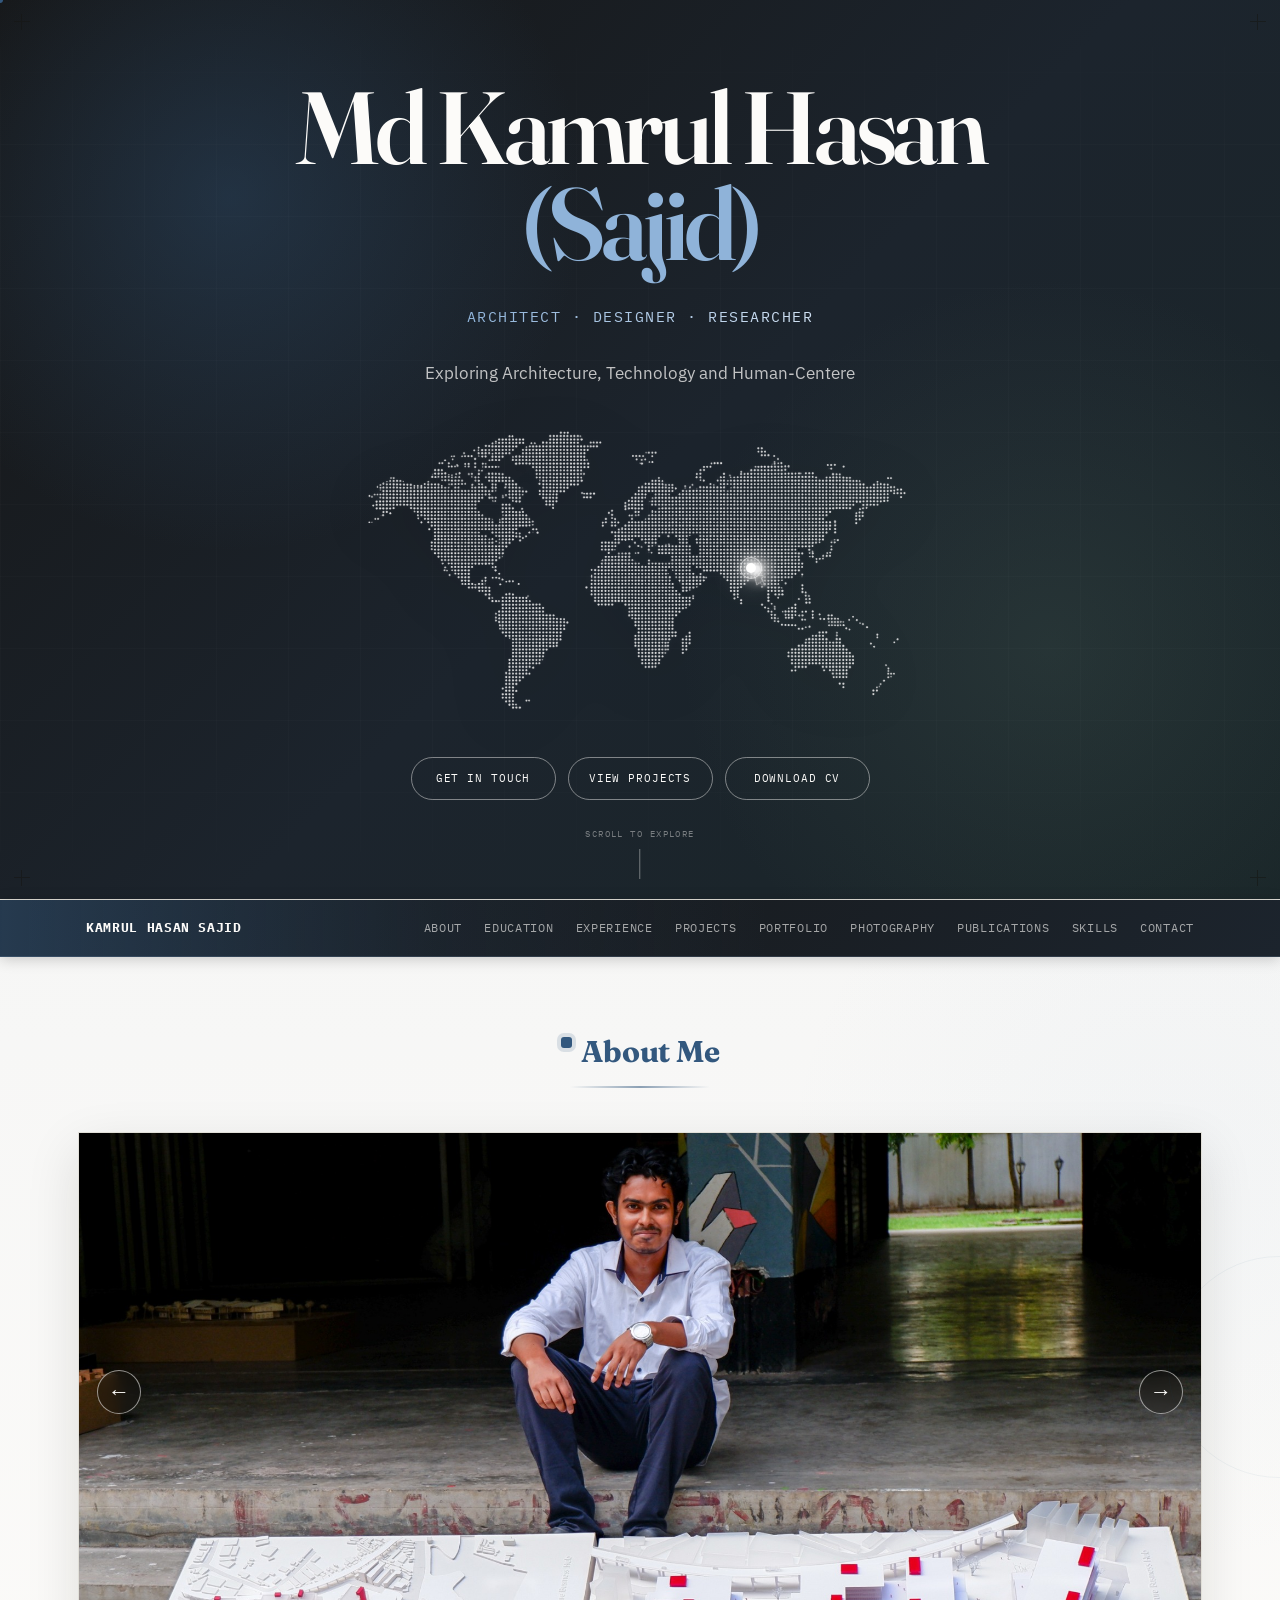
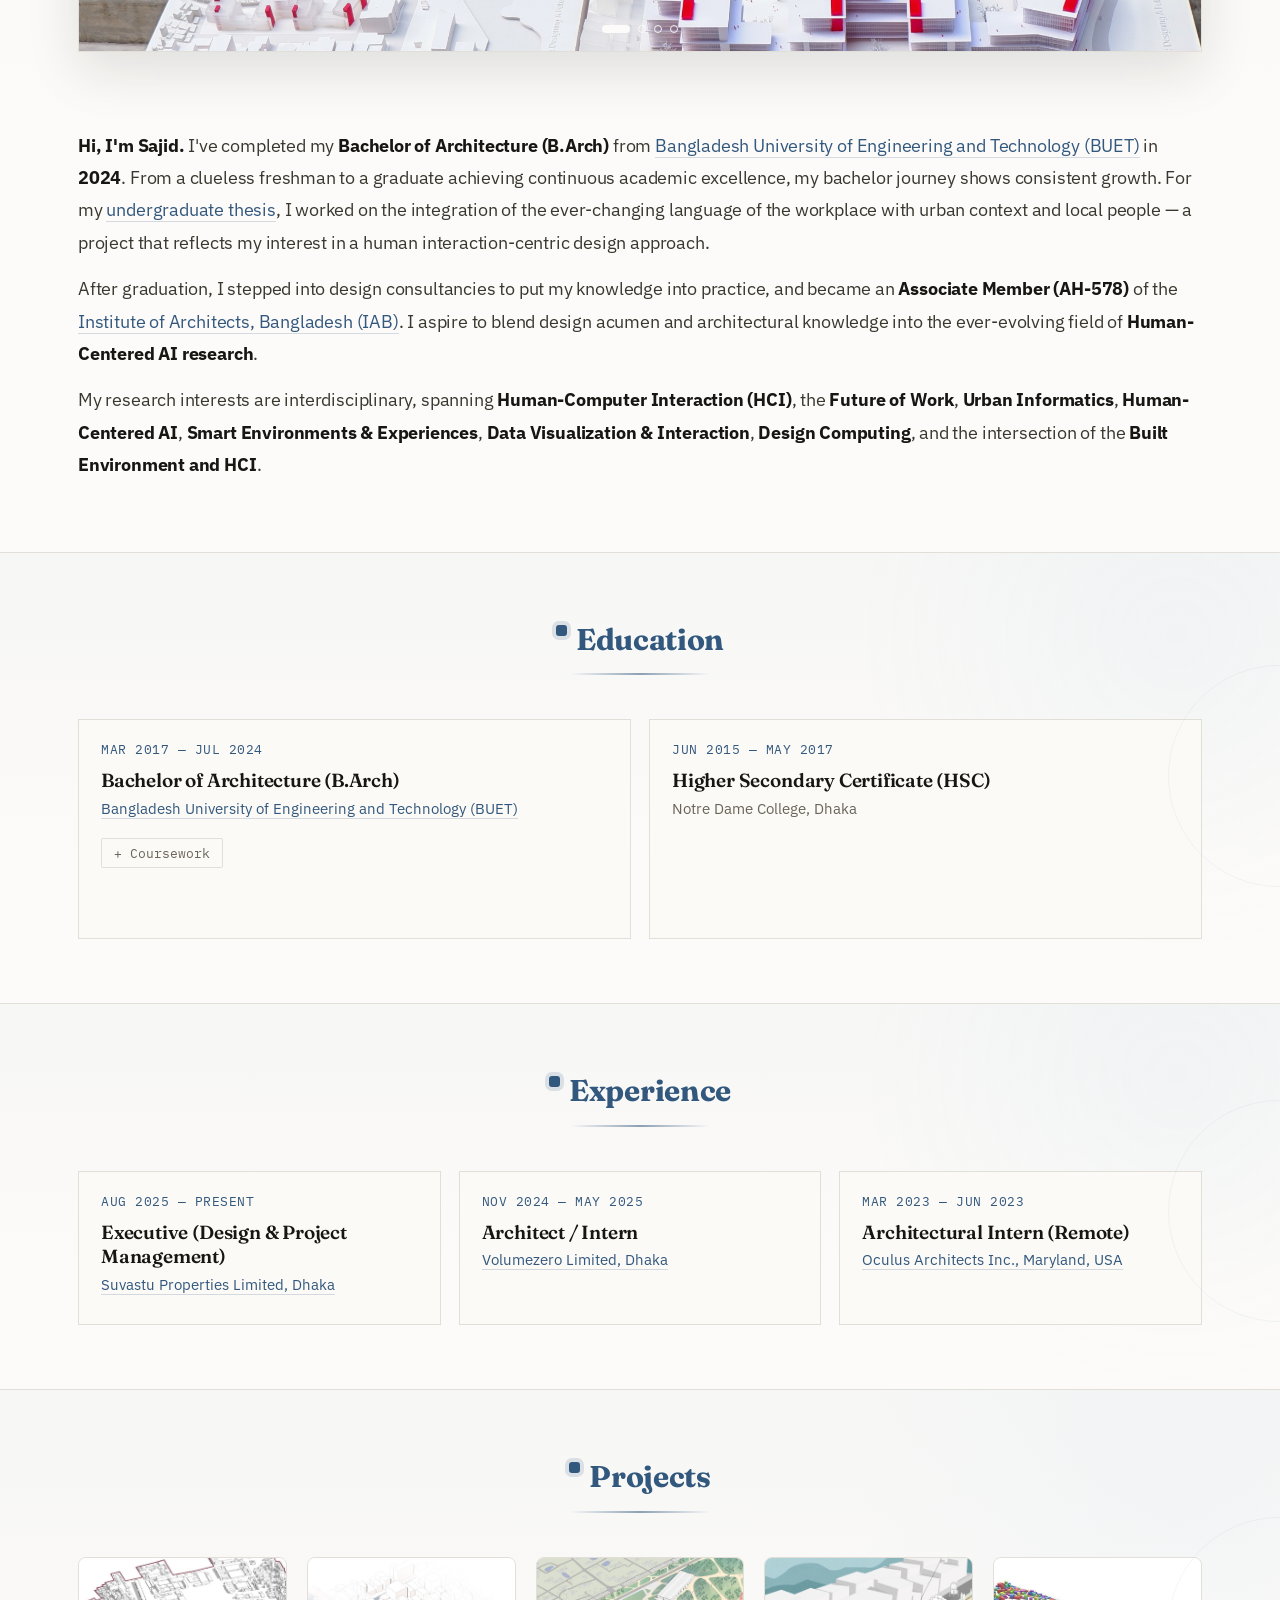
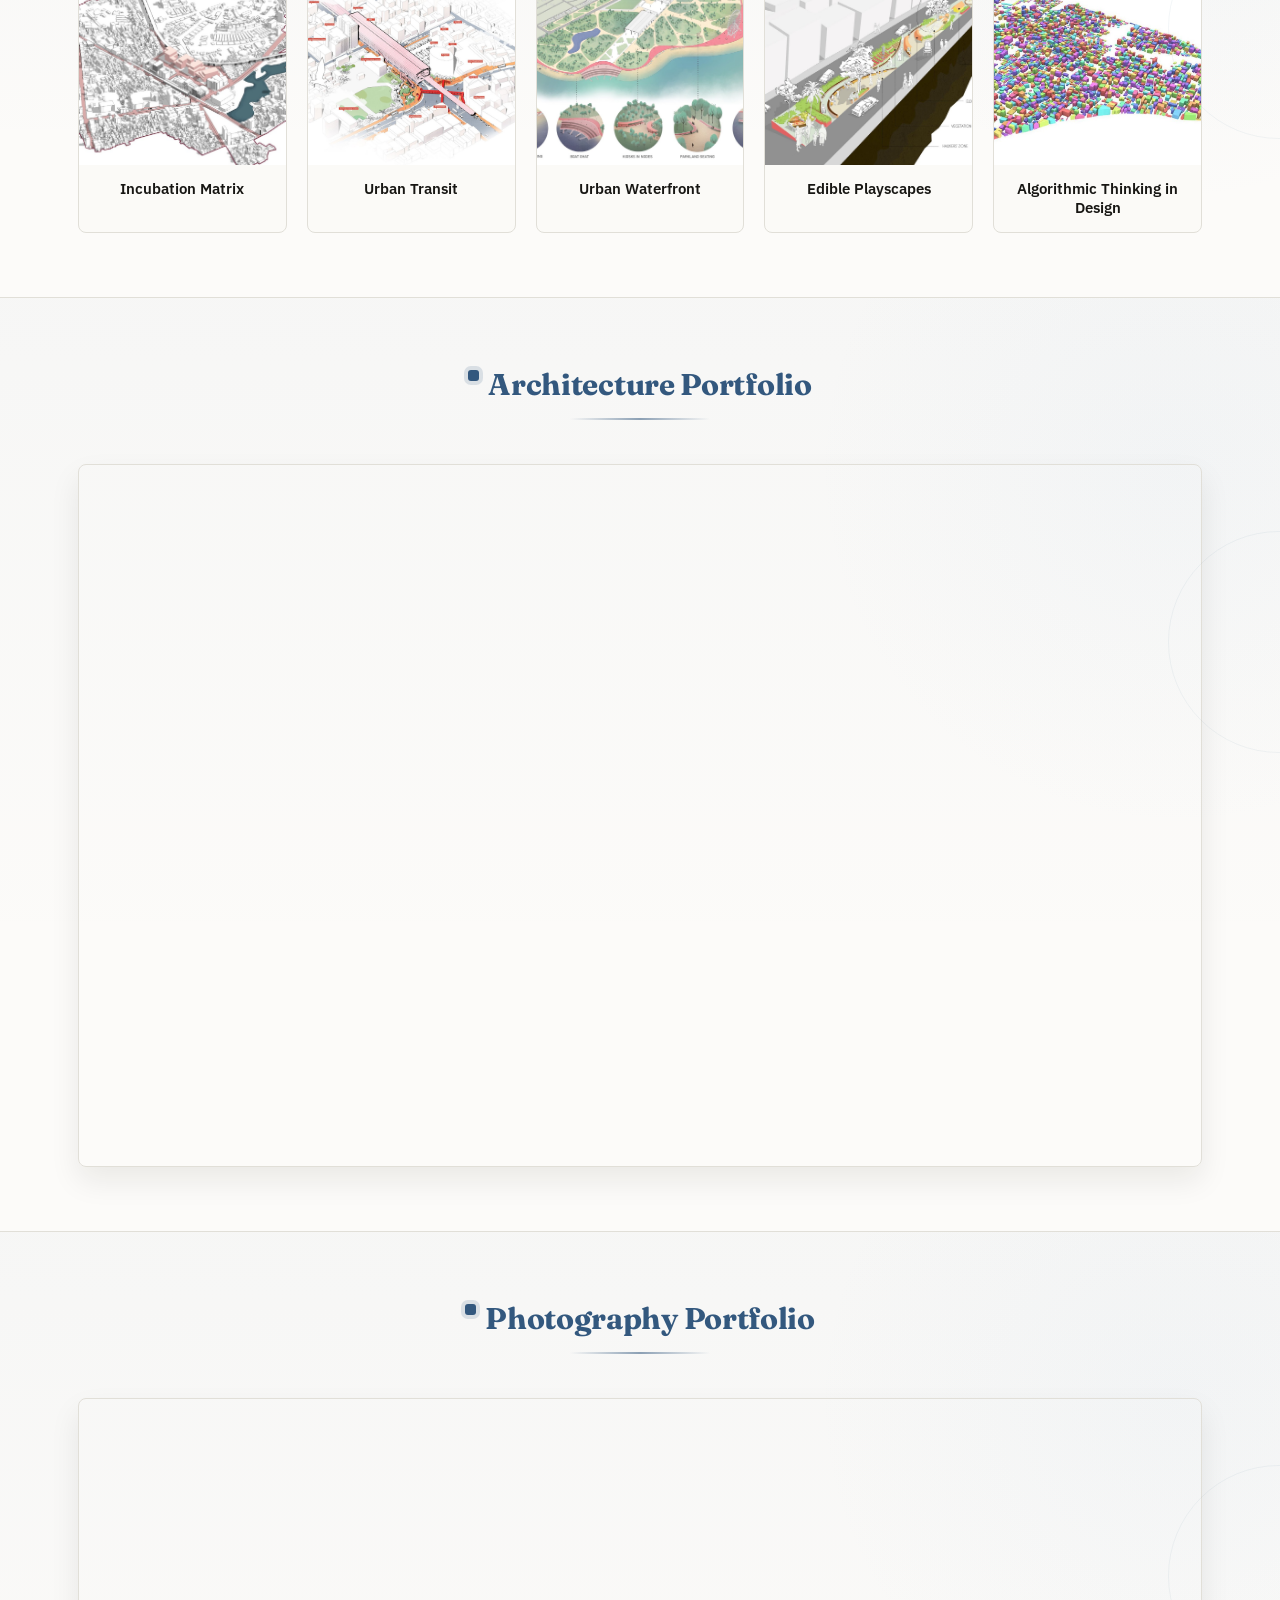
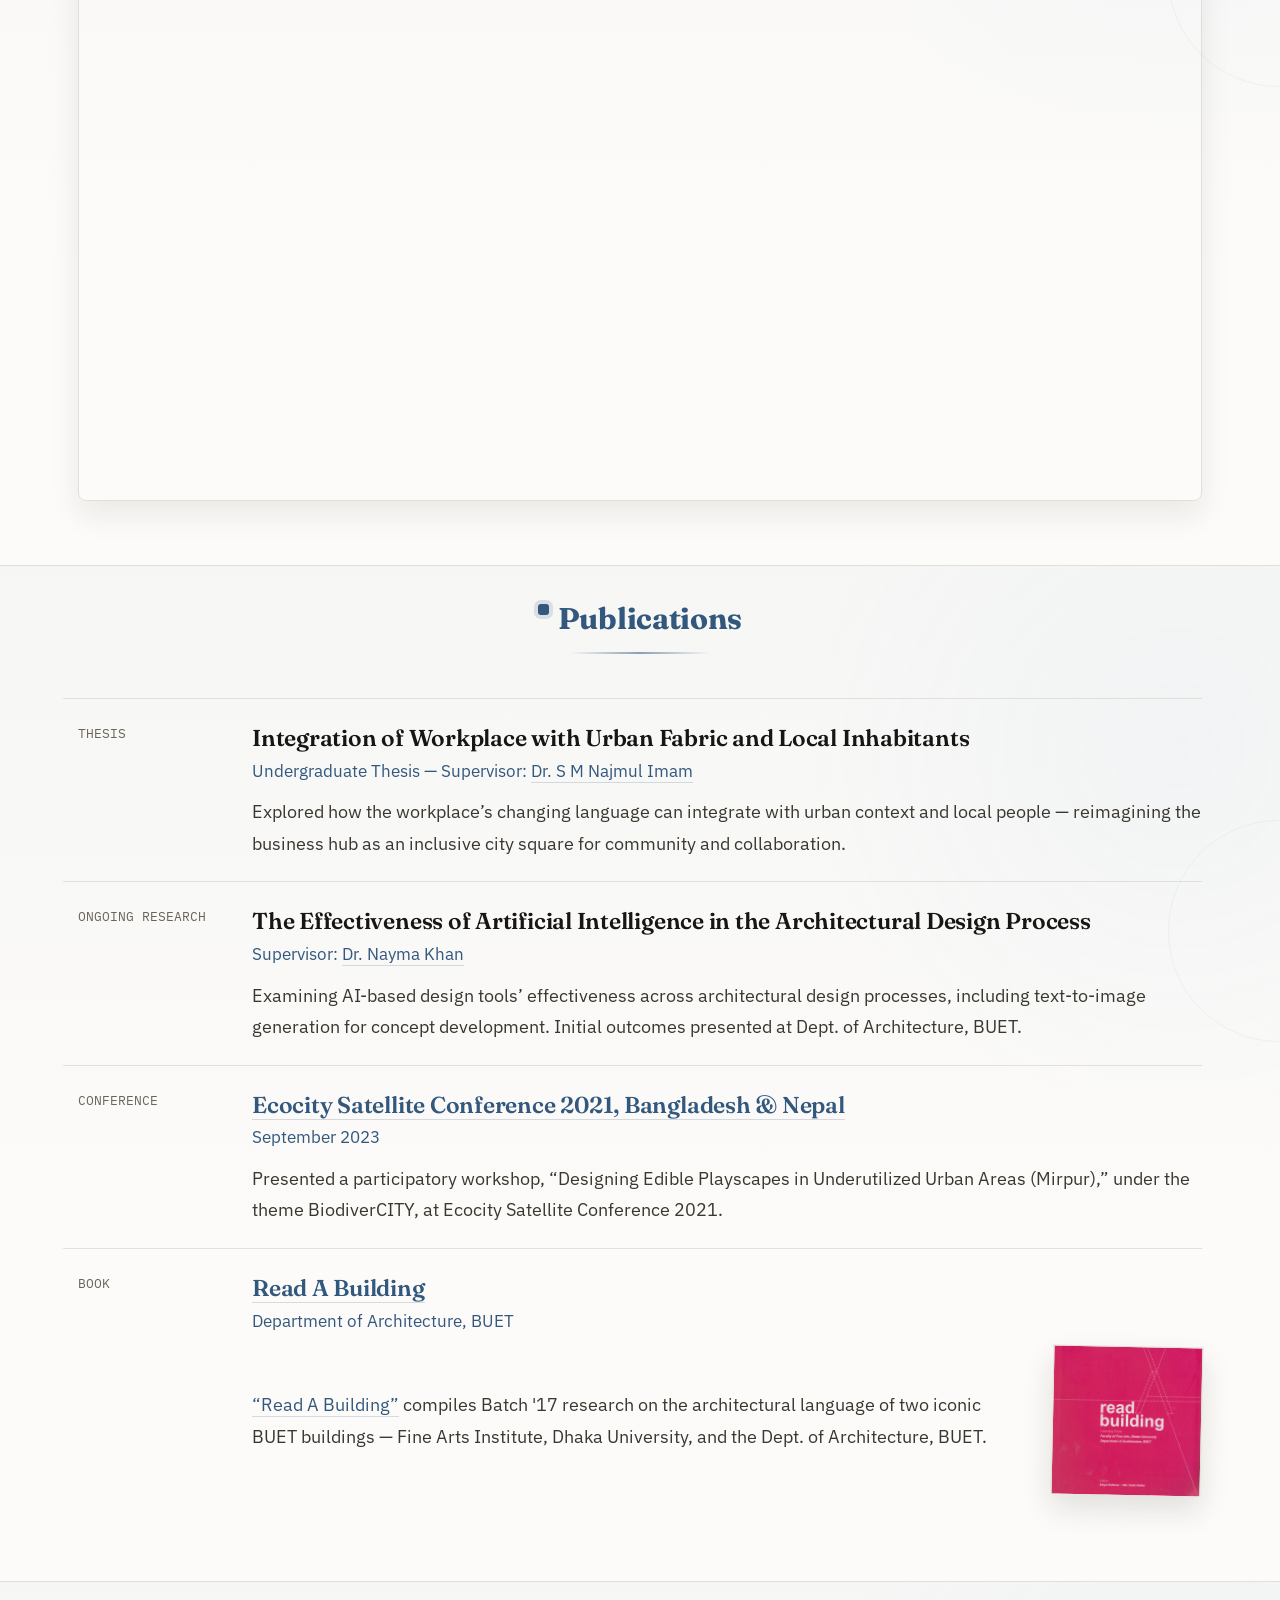
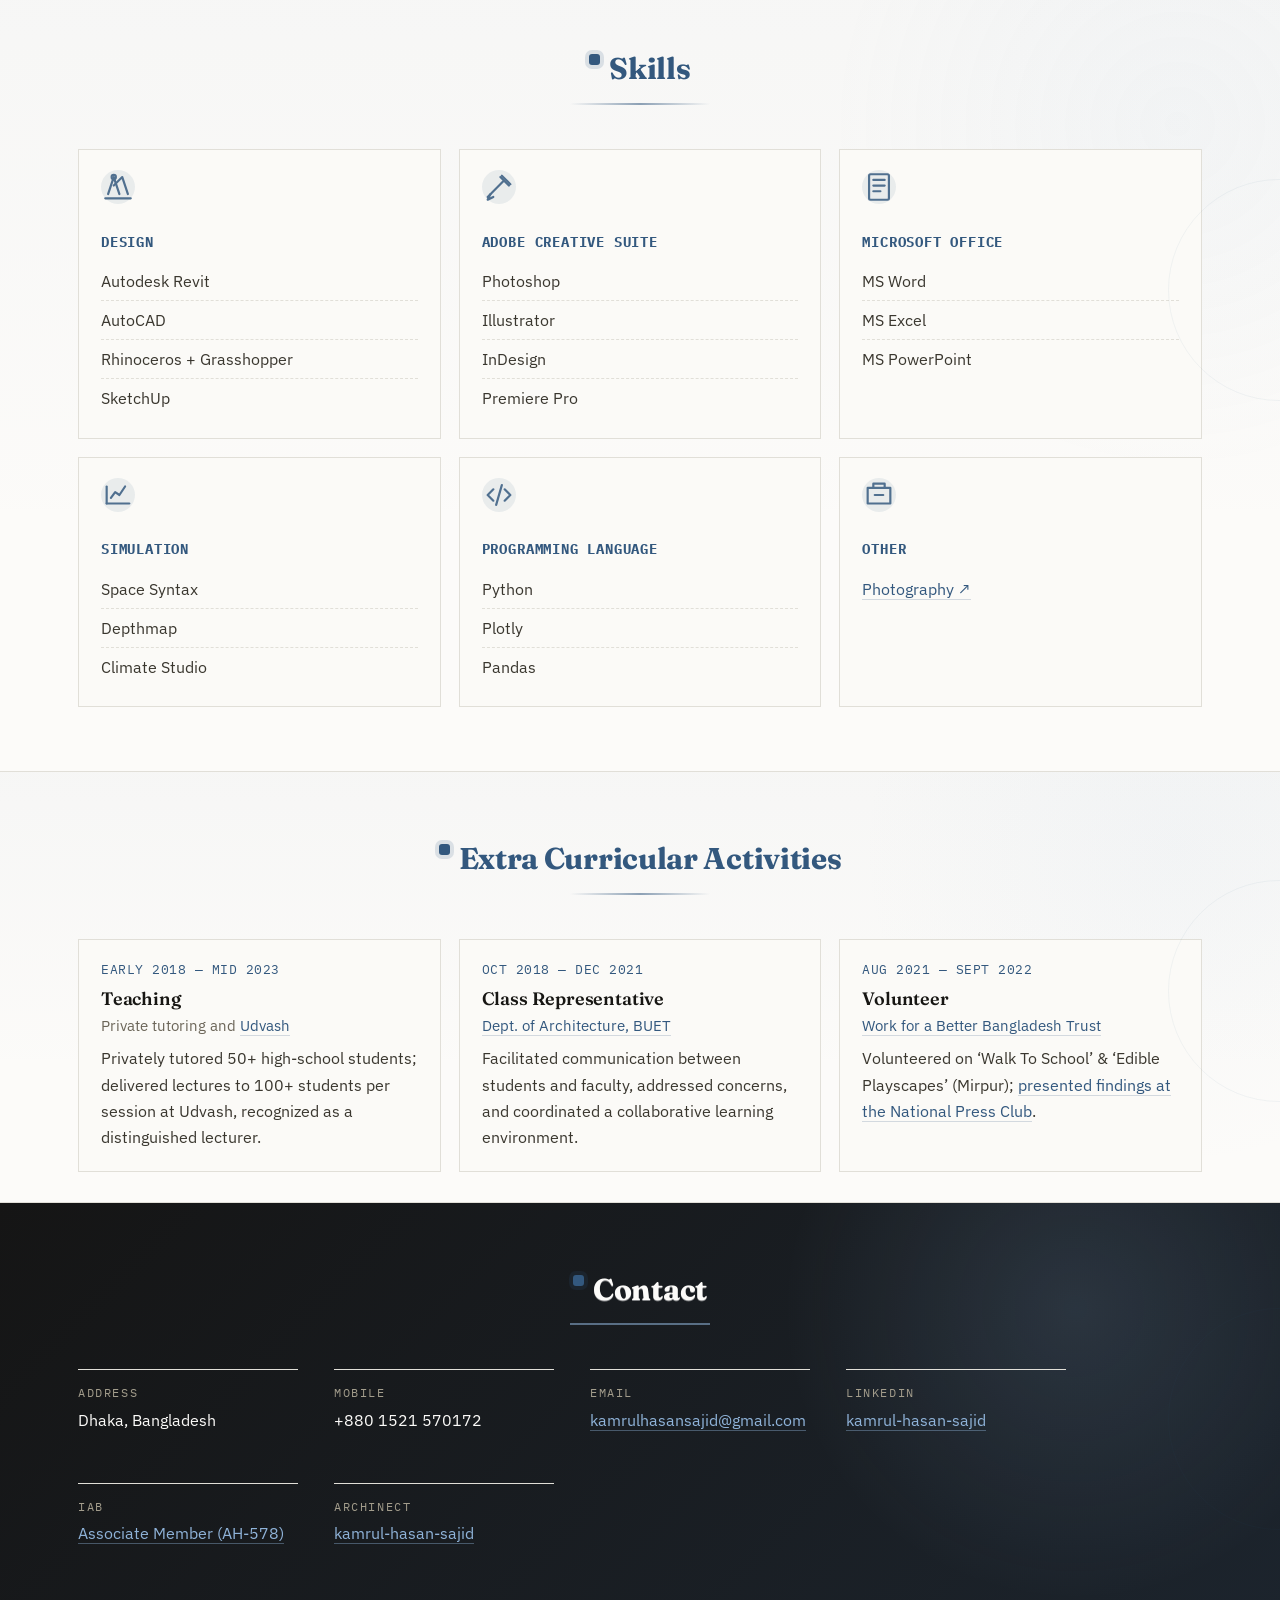
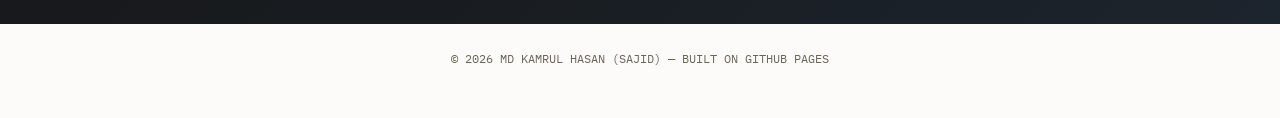
<file: index.html>
<!DOCTYPE html>

<html lang="en">
<head>
<meta charset="utf-8"/>
<meta content="width=device-width, initial-scale=1.0" name="viewport"/>
<title>Md Kamrul Hasan (Sajid) — Architect | V8 Updated</title>
<link rel="icon" type="image/png" href="favicon.png">
<meta content="Portfolio of Md Kamrul Hasan (Sajid), Architect — BUET graduate, BIM Coordinator, human-centered design." name="description"/>
<link href="https://fonts.googleapis.com" rel="preconnect"/>
<link crossorigin="" href="https://fonts.gstatic.com" rel="preconnect"/>
<link href="https://fonts.googleapis.com/css2?family=Fraunces:opsz,wght@9..144,400;9..144,500;9..144,600;9..144,700&amp;family=IBM+Plex+Sans:wght@400;500;600&amp;family=IBM+Plex+Mono:wght@400;500&amp;display=swap" rel="stylesheet"/>
<link href="style.css?v=8" rel="stylesheet"/>
</head>
<body>
<div id="cursor-dot"></div>
<div class="crosshair ch-tl"></div>
<div class="crosshair ch-tr"></div>
<div class="crosshair ch-bl"></div>
<div class="crosshair ch-br"></div>
<!-- Animated welcome landing page -->
<section aria-label="Welcome" class="welcome-screen" id="welcome">
<div class="welcome-grid"></div>
<div class="welcome-content">
<h1 class="welcome-name">
<span>Md Kamrul Hasan</span>
<span class="welcome-name-accent">(Sajid)</span>
</h1>
<p class="welcome-role">ARCHITECT · DESIGNER · RESEARCHER</p>
<p class="welcome-intro">
      Exploring Architecture, Technology and Human-Centered Design_
    </p>
<div class="welcome-map-wrap">
<img alt="World map showing Bangladesh" class="welcome-map" src="World Image bd.png"/>
<div class="welcome-bd-marker" aria-hidden="true"><span></span></div>
</div>

<div class="welcome-actions"><a class="welcome-action" href="#contact">Get in Touch</a><a class="welcome-action" href="#projects">View Projects</a><a class="welcome-action" href="https://drive.google.com/drive/u/2/folders/1dLj_3DtpvAklui4ylwyNh_SQNk63phb6" target="_blank" rel="noopener">Download CV</a></div></div>
<div aria-hidden="true" class="welcome-scroll">
<span>SCROLL TO EXPLORE</span>
<i></i>
</div>
</section>
<header>
<div class="nav-inner">
<a aria-label="Go to home" class="nav-mark" href="#welcome">KAMRUL HASAN SAJID</a>
<nav class="nav-links">







<a href="#about">About</a><a href="#education">Education</a><a href="#experience">Experience</a><a href="#projects">Projects</a><a href="#architecture-portfolio">Portfolio</a><a href="#photography-portfolio">Photography</a><a href="#publications">Publications</a><a href="#skills">Skills</a><a href="#contact">Contact</a></nav>
</div>
</header>
<section class="hero" id="about">
<div class="wrap"><div class="sec-head about-head"><h2>About Me</h2><span class="sec-rule"></span></div><div aria-label="Selected moments and work" class="about-slider"><figure class="about-slide active"><img alt="Architecture model and thesis work" loading="lazy" src="about-01.jpg"/></figure><figure class="about-slide"><img alt="BUET Architecture batch gathering" loading="lazy" src="about-02.jpg"/></figure><figure class="about-slide"><img alt="Read A Building event" loading="lazy" src="about-03.jpg"/></figure><figure class="about-slide"><img alt="Presenting architectural work" loading="lazy" src="about-04.jpg"/></figure><button aria-label="Previous image" class="slider-control slider-prev" type="button">←</button><button aria-label="Next image" class="slider-control slider-next" type="button">→</button><div aria-label="Image navigation" class="slider-dots"><button aria-label="Show image 1" class="slider-dot active" data-slide="0" type="button"></button><button aria-label="Show image 2" class="slider-dot" data-slide="1" type="button"></button><button aria-label="Show image 3" class="slider-dot" data-slide="2" type="button"></button><button aria-label="Show image 4" class="slider-dot" data-slide="3" type="button"></button></div></div><div class="about-bio"><p class="bio"><strong>Hi, I'm Sajid.</strong> I've completed my <strong>Bachelor of Architecture (B.Arch)</strong> from <a href="https://buet.ac.bd/web/" rel="noopener" target="_blank">Bangladesh University of Engineering and Technology (BUET)</a> in <strong>2024</strong>. From a clueless freshman to a graduate achieving continuous academic excellence, my bachelor journey shows consistent growth. For my <a href="project-incubation-matrix.html">undergraduate thesis</a>, I worked on the integration of the ever-changing language of the workplace with urban context and local people — a project that reflects my interest in a human interaction-centric design approach.</p><p class="bio">After graduation, I stepped into design consultancies to put my knowledge into practice, and became an <strong>Associate Member (AH-578)</strong> of the <a href="https://iab.org.bd/" rel="noopener" target="_blank">Institute of Architects, Bangladesh (IAB)</a>. I aspire to blend design acumen and architectural knowledge into the ever-evolving field of <strong>Human-Centered AI research</strong>.</p><p class="bio">My research interests are interdisciplinary, spanning <strong>Human-Computer Interaction (HCI)</strong>, the <strong>Future of Work</strong>, <strong>Urban Informatics</strong>, <strong>Human-Centered AI</strong>, <strong>Smart Environments &amp; Experiences</strong>, <strong>Data Visualization &amp; Interaction</strong>, <strong>Design Computing</strong>, and the intersection of the <strong>Built Environment and HCI</strong>.</p></div></div>
</section>
<section id="education">
<div class="wrap">
<div class="sec-head"><h2>Education</h2><span class="sec-rule"></span></div>
<div class="entry-baskets">
<div class="basket entry-basket">
<div class="when">MAR 2017 — JUL 2024</div>
<h3>Bachelor of Architecture (B.Arch)</h3>
<div class="org"><a href="https://buet.ac.bd/web/" rel="noopener" target="_blank">Bangladesh University of Engineering and Technology (BUET)</a></div>

<button class="course-toggle" id="courseToggle">+ Coursework</button>
<div class="courses" id="courseList">
<div>ARCH 102 — ARCH 502 · Design Studio I – X</div>
<div>ARCH 222 · Digital Communication in Architecture</div>
<div>ARCH 345 · Fundamentals of Urban Design</div>
<div>ARCH 422 · Environmental Simulation</div>
<div>ARCH 461 · Survey and Research Methods</div>
<div>ARCH 492 · Algorithmic Design in Architecture</div>
<div>ARCH 825 · Introduction to Interactive, Smart and Intelligent Architecture</div>
<div style="border-bottom:none; padding-top:8px;"><a href="https://arch.buet.ac.bd/undergraduate/barch" rel="noopener" target="_blank">Full curriculum →</a></div>
</div>
</div>
<div class="basket entry-basket">
<div class="when">JUN 2015 — MAY 2017</div>
<h3>Higher Secondary Certificate (HSC)</h3>
<div class="org">Notre Dame College, Dhaka</div>
</div>
</div>
</div>
</section>
<section id="experience">
<div class="wrap">
<div class="sec-head"><h2>Experience</h2><span class="sec-rule"></span></div>
<div class="entry-baskets">
<div class="basket entry-basket">
<div class="when">AUG 2025 — PRESENT</div>
<h3>Executive (Design &amp; Project Management)</h3>
<div class="org"><a href="https://suvastuproperties.com/" rel="noopener" target="_blank">Suvastu Properties Limited, Dhaka</a></div>
</div>
<div class="basket entry-basket">
<div class="when">NOV 2024 — MAY 2025</div>
<h3>Architect / Intern</h3>
<div class="org"><a href="https://volumezeroltd.com/" rel="noopener" target="_blank">Volumezero Limited, Dhaka</a></div>
</div>
<div class="basket entry-basket">
<div class="when">MAR 2023 — JUN 2023</div>
<h3>Architectural Intern (Remote)</h3>
<div class="org"><a href="https://www.oculusarchitects.studio/" rel="noopener" target="_blank">Oculus Architects Inc., Maryland, USA</a></div>
</div>
</div>
</div>
</section><section id="projects">
<div class="wrap">
<div class="sec-head"><h2>Projects</h2><span class="sec-rule"></span></div>
<div class="projects-grid">
<a class="project-card" href="project-incubation-matrix.html">
<div class="project-image"><img src="Incubation_Matrix.jpg" alt="Incubation Matrix" loading="lazy"></div>
<div class="project-title">Incubation Matrix</div>
</a>
<a class="project-card" href="project-urban-transit.html">
<div class="project-image"><img src="Urban_Transit.jpg" alt="Urban Transit" loading="lazy"></div>
<div class="project-title">Urban Transit</div>
</a>
<a class="project-card" href="project-urban-waterfront.html">
<div class="project-image"><img src="Urban_Waterfront.jpg" alt="Urban Waterfront" loading="lazy"></div>
<div class="project-title">Urban Waterfront</div>
</a>
<a class="project-card" href="project-edible-playscapes.html">
<div class="project-image"><img src="Edible_Playscapes.jpg" alt="Edible Playscapes" loading="lazy"></div>
<div class="project-title">Edible Playscapes</div>
</a>
<a class="project-card" href="project-algorithmic-thinking.html">
<div class="project-image"><img src="Algorithmic_Thinking.jpg" alt="Algorithmic Thinking in Design" loading="lazy"></div>
<div class="project-title">Algorithmic Thinking in Design</div>
</a>
</div>
</div>

</section><section id="architecture-portfolio">
<div class="wrap">
<div class="sec-head"><h2>Architecture Portfolio</h2><span class="sec-rule"></span></div>
<div class="portfolio-embed">
<iframe src="https://heyzine.com/flip-book/e48b0b5d52.html" allowfullscreen="" loading="lazy" title="Architecture Portfolio Flipbook"></iframe>
</div>
</div>
</section>
<section id="photography-portfolio">
<div class="wrap">
<div class="sec-head"><h2>Photography Portfolio</h2><span class="sec-rule"></span></div>
<div class="portfolio-embed">
<iframe src="https://heyzine.com/flip-book/e892129d51.html" allowfullscreen="" loading="lazy" title="Photography Portfolio Flipbook"></iframe>
</div>
</div>
</section>
<section id="publications">
<div class="wrap">
<div class="sec-head"><h2>Publications</h2><span class="sec-rule"></span></div>
<div class="entry">
<div class="when">THESIS</div>
<div>
<h3>Integration of Workplace with Urban Fabric and Local Inhabitants</h3>
<div class="org">Undergraduate Thesis — Supervisor: <a href="https://arch.buet.ac.bd/faculty/Dr.%20S%20M%20Najmul%20Imam" rel="noopener" target="_blank">Dr. S M Najmul Imam</a></div>
<p class="entry-copy">Explored how the workplace’s changing language can integrate with urban context and local people — reimagining the business hub as an inclusive city square for community and collaboration.</p>
</div>
</div>
<div class="entry">
<div class="when">ONGOING RESEARCH</div>
<div>
<h3>The Effectiveness of Artificial Intelligence in the Architectural Design Process</h3>
<div class="org">Supervisor: <a href="https://arch.buet.ac.bd/faculty/Dr.%20Nayma%20Khan" rel="noopener" target="_blank">Dr. Nayma Khan</a></div>
<p class="entry-copy">Examining AI-based design tools’ effectiveness across architectural design processes, including text-to-image generation for concept development. Initial outcomes presented at Dept. of Architecture, BUET.</p>
</div>
</div>
<div class="entry">
<div class="when">CONFERENCE</div>
<div>
<h3><a href="https://bangladeshpost.net/posts/ecocity-satellite-conference-begins-tomorrow-69582" rel="noopener" target="_blank">Ecocity Satellite Conference 2021, Bangladesh &amp; Nepal</a></h3>
<div class="org">September 2023</div>
<p class="entry-copy">Presented a participatory workshop, “Designing Edible Playscapes in Underutilized Urban Areas (Mirpur),” under the theme BiodiverCITY, at Ecocity Satellite Conference 2021.</p>
</div>
</div>
<div class="entry">
<div class="when">BOOK</div>
<div>
<h3><a href="https://www.facebook.com/archnewsbuet/posts/we-are-pleased-to-share-the-news-of-a-recent-publication-from-department-of-arch/947282059914962/" rel="noopener" target="_blank">Read A Building</a></h3>
<div class="org">Department of Architecture, BUET</div>

<div class="book-layout"><div class="book-copy"><p class="entry-copy"><a href="https://opac.northsouth.edu/cgi-bin/koha/opac-detail.pl?biblionumber=30333" rel="noopener" target="_blank">“Read A Building”</a> compiles Batch '17 research on the architectural language of two iconic BUET buildings — Fine Arts Institute, Dhaka University, and the Dept. of Architecture, BUET.</p></div><a aria-label="View Read A Building in NSU Library catalog" class="book-cover" href="https://opac.northsouth.edu/cgi-bin/koha/opac-detail.pl?biblionumber=30333" rel="noopener" target="_blank"><img alt="Cover of Read A Building" src="read-a-building-cover.png"/></a></div></div>
</div>
</div>
</section><section id="skills">
<div class="wrap">
<div class="sec-head"><h2>Skills</h2><span class="sec-rule"></span></div>
<div class="skill-baskets">
<div class="basket"><div class="basket-icon"><svg viewbox="0 0 24 24"><path d="M3 20h18"></path><path d="M5 17 9 5l4 12"></path><path d="m9 11 6-6 4 12"></path><circle cx="9" cy="5" r="1.5"></circle></svg></div>
<h4>Design</h4>
<ul>
<li>Autodesk Revit</li>
<li>AutoCAD</li>
<li>Rhinoceros + Grasshopper</li>
<li>SketchUp</li>
</ul>
</div>
<div class="basket"><div class="basket-icon"><svg viewbox="0 0 24 24"><path d="M4 19 15 8"></path><path d="m14 4 6 6"></path><path d="M6 17 4 21l4-2"></path><path d="M13 5 19 11"></path></svg></div>
<h4>Adobe Creative Suite</h4>
<ul>
<li>Photoshop</li>
<li>Illustrator</li>
<li>InDesign</li>
<li>Premiere Pro</li>
</ul>
</div>
<div class="basket"><div class="basket-icon"><svg viewbox="0 0 24 24"><rect height="18" rx="1" width="14" x="5" y="3"></rect><path d="M8 7h8M8 11h8M8 15h5"></path></svg></div>
<h4>Microsoft Office</h4>
<ul>
<li>MS Word</li>
<li>MS Excel</li>
<li>MS PowerPoint</li>
</ul>
</div>
<div class="basket"><div class="basket-icon"><svg viewbox="0 0 24 24"><path d="M4 18V6"></path><path d="M4 18h16"></path><path d="m7 14 3-4 3 2 4-6"></path></svg></div>
<h4>Simulation</h4>
<ul>
<li>Space Syntax</li>
<li>Depthmap</li>
<li>Climate Studio</li>
</ul>
</div>
<div class="basket"><div class="basket-icon"><svg viewbox="0 0 24 24"><path d="m8 8-4 4 4 4M16 8l4 4-4 4M14 5l-4 14"></path></svg></div>
<h4>Programming Language</h4>
<ul>
<li>Python</li>
<li>Plotly</li>
<li>Pandas</li>
</ul>
</div>
<div class="basket"><div class="basket-icon"><svg viewbox="0 0 24 24"><path d="M4 7h16v11H4z"></path><path d="M8 7V4h8v3"></path><path d="M9 12h6"></path></svg></div>
<h4>Other</h4>
<ul>
<li><a href="photography.html">Photography ↗</a></li>
</ul>
</div>
</div>
</div>
</section><section class="extra-section" id="extra-curricular"><div class="wrap"><div class="sec-head"><h2>Extra Curricular Activities</h2><span class="sec-rule"></span></div><div class="entry-baskets">
<div class="basket entry-basket">
<div class="when">EARLY 2018 — MID 2023</div>
<h3>Teaching</h3>
<div class="org">Private tutoring and <a href="https://udvash.com/HomePage" rel="noopener" target="_blank">Udvash</a></div>
<p class="entry-copy">Privately tutored 50+ high-school students; delivered lectures to 100+ students per session at Udvash, recognized as a distinguished lecturer.</p>
</div>
<div class="basket entry-basket">
<div class="when">OCT 2018 — DEC 2021</div>
<h3>Class Representative</h3>
<div class="org"><a href="https://arch.buet.ac.bd/" rel="noopener" target="_blank">Dept. of Architecture, BUET</a></div>
<p class="entry-copy">Facilitated communication between students and faculty, addressed concerns, and coordinated a collaborative learning environment.</p>
</div>
<div class="basket entry-basket">
<div class="when">AUG 2021 — SEPT 2022</div>
<h3>Volunteer</h3>
<div class="org"><a href="https://wbbtrust.org/" rel="noopener" target="_blank">Work for a Better Bangladesh Trust</a></div>
<p class="entry-copy">Volunteered on ‘Walk To School’ &amp; ‘Edible Playscapes’ (Mirpur); <a href="https://www.tbsnews.net/bangladesh/walking-school-recommended-student-wellness-372262" rel="noopener" target="_blank">presented findings at the National Press Club</a>.</p>
</div>
</div></div></section>



<section id="contact">
<div class="wrap">
<div class="sec-head"><h2>Contact</h2><span class="sec-rule"></span></div>
<div class="contact-grid">
<div class="contact-item">
<div class="label">Address</div>
<div class="val">Dhaka, Bangladesh</div>
</div>
<div class="contact-item">
<div class="label">Mobile</div>
<div class="val">+880 1521 570172</div>
</div>
<div class="contact-item">
<div class="label">Email</div>
<div class="val"><a href="mailto:kamrulhasansajid@gmail.com">kamrulhasansajid@gmail.com</a></div>
</div>
<div class="contact-item">
<div class="label">LinkedIn</div>
<div class="val"><a href="https://www.linkedin.com/in/kamrul-hasan-sajid" rel="noopener" target="_blank">kamrul-hasan-sajid</a></div>
</div>
<div class="contact-item">
<div class="label">IAB</div>
<div class="val"><a href="https://iab.org.bd/" rel="noopener" target="_blank">Associate Member (AH-578)</a></div>
</div>
<div class="contact-item"><div class="label">Archinect</div><div class="val"><a href="https://archinect.com/kamrul-hasan-sajid" rel="noopener" target="_blank">kamrul-hasan-sajid</a></div></div></div>
</div>
</section>
<footer>© 2026 MD KAMRUL HASAN (SAJID) — BUILT ON GITHUB PAGES</footer>
<script src="script.js?v=8"></script>
</body>
</html>
</file>
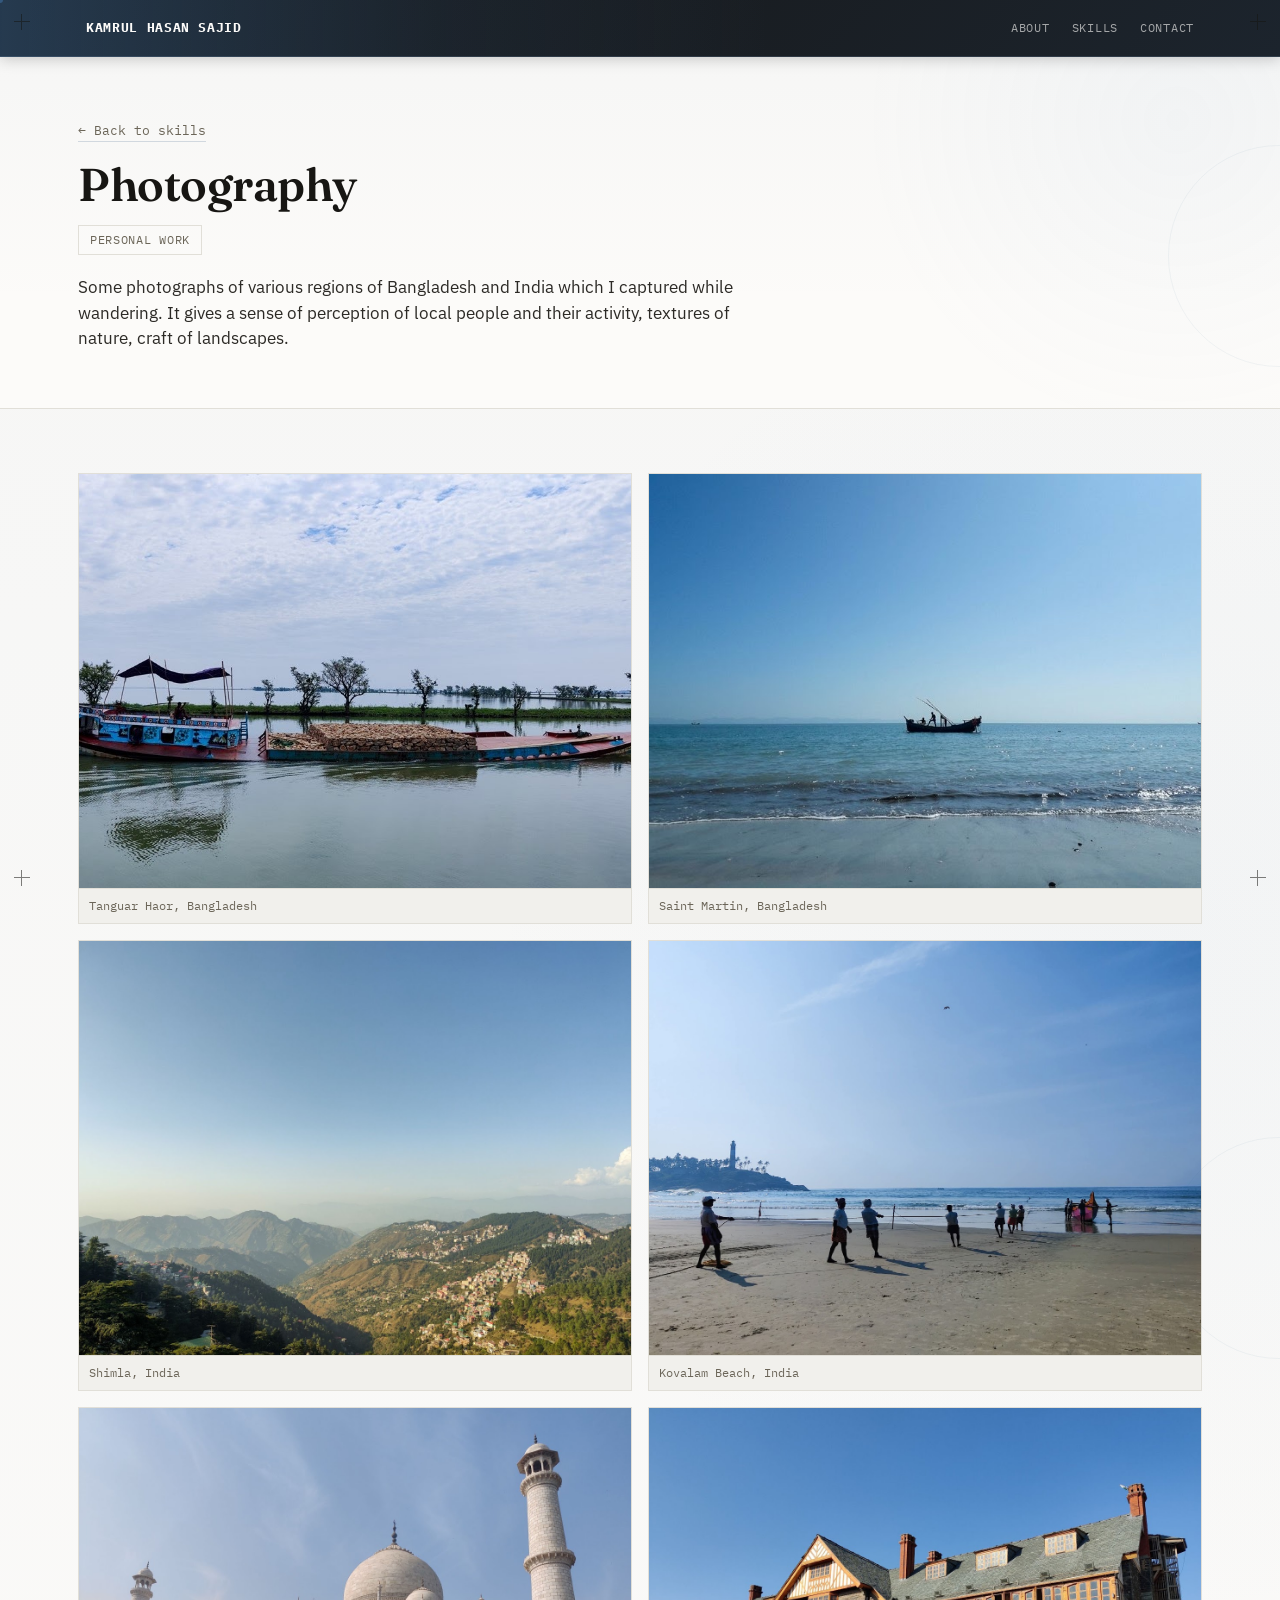
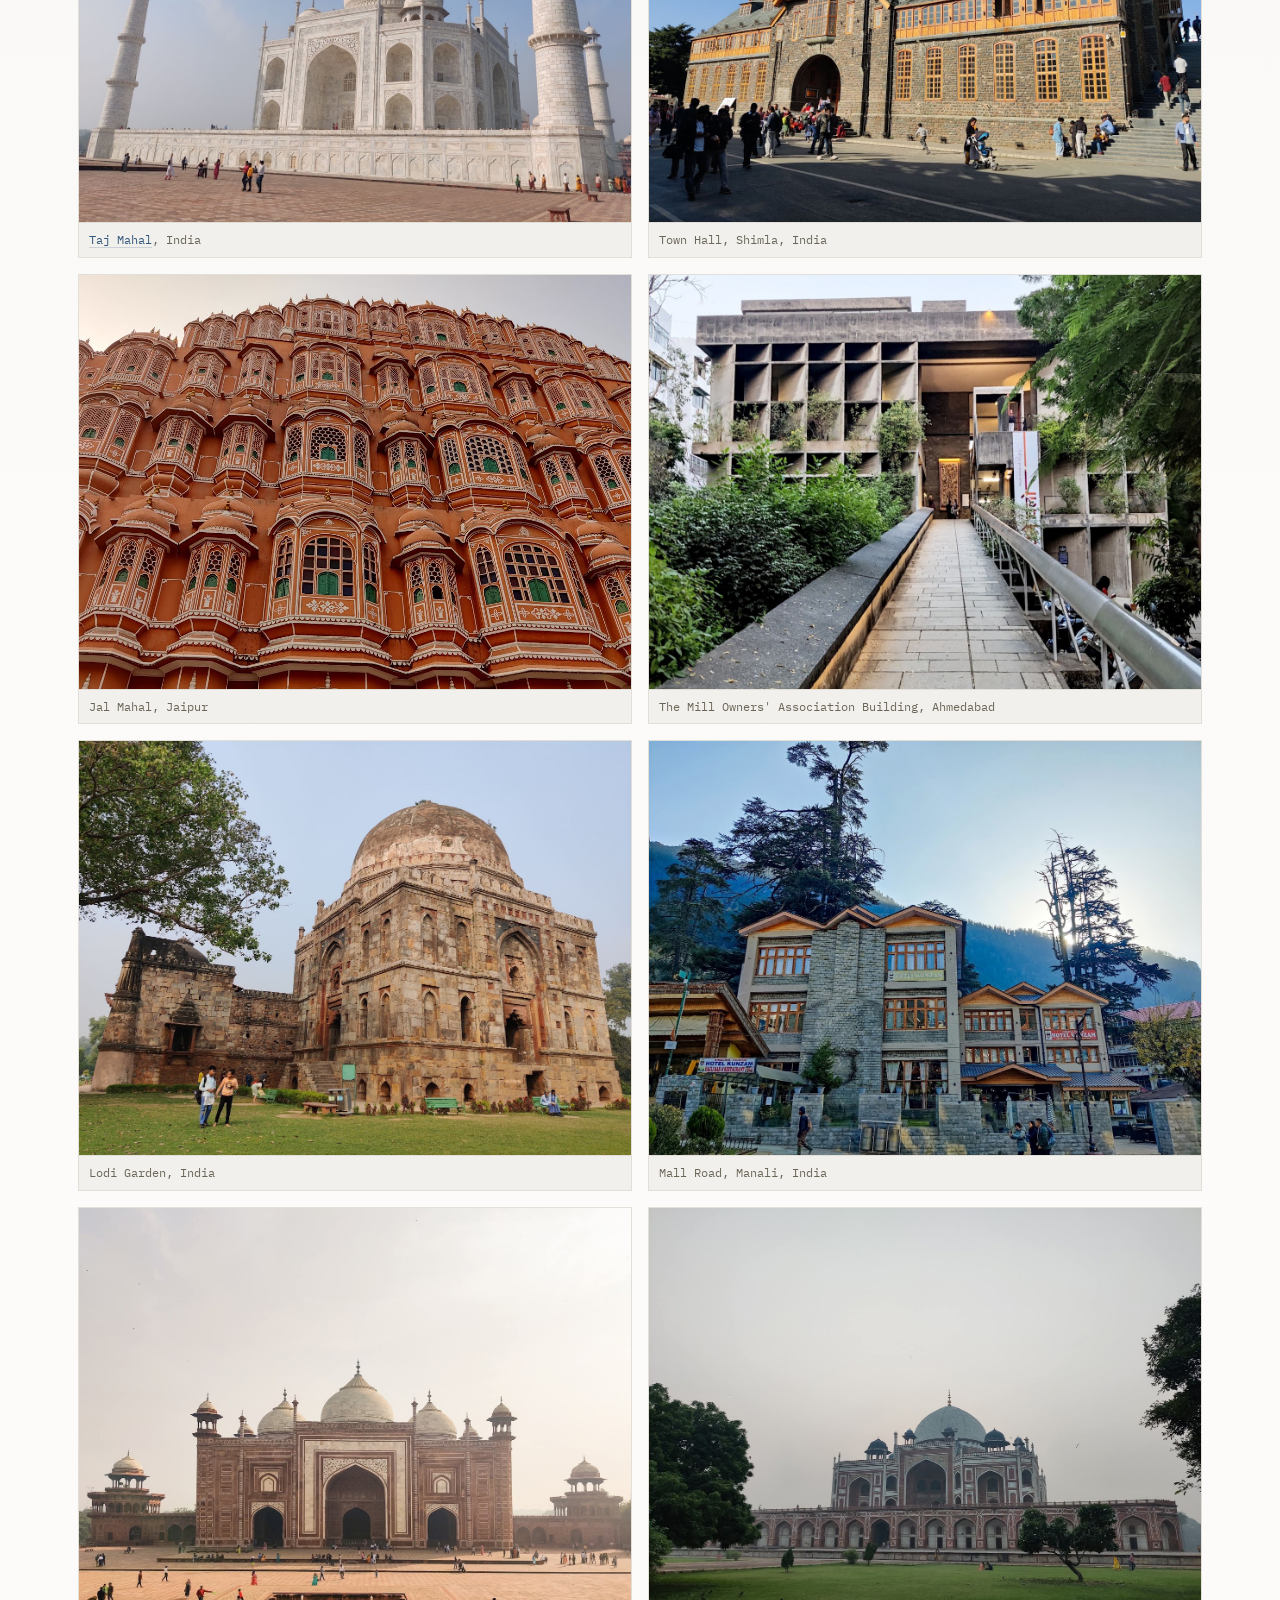
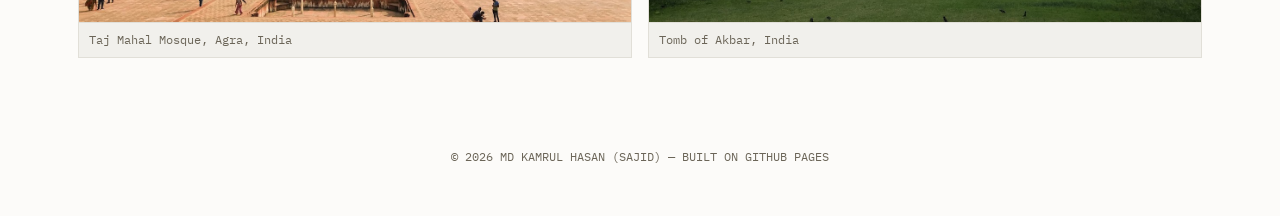
<file: photography.html>
<!DOCTYPE html>
<html lang="en">
<head>
<meta charset="UTF-8">
<meta name="viewport" content="width=device-width, initial-scale=1.0">
<title>Photography — Md Kamrul Hasan (Sajid)</title>
<link rel="preconnect" href="https://fonts.googleapis.com">
<link rel="preconnect" href="https://fonts.gstatic.com" crossorigin>
<link href="https://fonts.googleapis.com/css2?family=Fraunces:opsz,wght@9..144,400;9..144,500;9..144,600;9..144,700&family=IBM+Plex+Sans:wght@400;500;600&family=IBM+Plex+Mono:wght@400;500&display=swap" rel="stylesheet">
<link rel="stylesheet" href="style.css">
</head>
<body>

<div id="cursor-dot"></div>
<div class="crosshair ch-tl"></div>
<div class="crosshair ch-tr"></div>
<div class="crosshair ch-bl"></div>
<div class="crosshair ch-br"></div>

<header>
  <div class="nav-inner">
    <div class="nav-mark">KAMRUL HASAN SAJID</div>
    <nav class="nav-links">
      <a href="index.html#about">About</a>
      <a href="index.html#skills">Skills</a>
      <a href="index.html#contact">Contact</a>
    </nav>
  </div>
</header>

<section class="detail-hero">
  <div class="wrap">
    <a class="back-link" href="index.html#skills">← Back to skills</a>
    <h1>Photography</h1>
    <div class="tags"><span>Personal Work</span></div>
    <p class="lead">Some photographs of various regions of Bangladesh and India which I captured while wandering. It gives a sense of perception of local people and their activity, textures of nature, craft of landscapes.</p>
  </div>
</section>

<section style="border-bottom:none;">
  <div class="wrap">
    <div class="gallery">
      <figure><img src="photo-1.jpg" alt="Tanguar Haor, Bangladesh"><figcaption>Tanguar Haor, Bangladesh</figcaption></figure>
      <figure><img src="photo-2.jpg" alt="Saint Martin, Bangladesh"><figcaption>Saint Martin, Bangladesh</figcaption></figure>
      <figure><img src="photo-3.jpg" alt="Shimla, India"><figcaption>Shimla, India</figcaption></figure>
      <figure><img src="photo-4.jpg" alt="Kovalam Beach, India"><figcaption>Kovalam Beach, India</figcaption></figure>
      <figure><img src="photo-5.jpg" alt="Taj Mahal, India"><figcaption><a href="https://commons.wikimedia.org/wiki/File:Taj_Mahal_Mosque.jpg" target="_blank" rel="noopener">Taj Mahal</a>, India</figcaption></figure>
      <figure><img src="photo-6.jpg" alt="Town Hall, Shimla, India"><figcaption>Town Hall, Shimla, India</figcaption></figure>
      <figure><img src="photo-7.jpg" alt="Jal Mahal, Jaipur"><figcaption>Jal Mahal, Jaipur</figcaption></figure>
      <figure><img src="photo-8.jpg" alt="The Mill Owners' Association Building, Ahmedabad"><figcaption>The Mill Owners' Association Building, Ahmedabad</figcaption></figure>
      <figure><img src="photo-9.jpg" alt="Lodi Garden, India"><figcaption>Lodi Garden, India</figcaption></figure>
      <figure><img src="photo-10.jpg" alt="Mall Road, Manali, India"><figcaption>Mall Road, Manali, India</figcaption></figure>
      <figure><img src="photo-11.jpg" alt="Taj Mahal Mosque, Agra, India"><figcaption>Taj Mahal Mosque, Agra, India</figcaption></figure>
      <figure><img src="photo-12.jpg" alt="Tomb of Akbar, India"><figcaption>Tomb of Akbar, India</figcaption></figure>
    </div>
  </div>
</section>

<footer>© 2026 MD KAMRUL HASAN (SAJID) — BUILT ON GITHUB PAGES</footer>

<script src="script.js"></script>
</body>
</html>
</file>
<file: style.css>
:root{
    --ink:#171613;
    --paper:#fcfbf9;
    --paper-dim:#f1f0ec;
    --line:#e1dfd8;
    --blue:#33587e;
    --blue-dim:#33587e33;
    --sage:#5c7a68;
    --muted:#6b6558;
    --radius:2px;
  }
  *{box-sizing:border-box;}
  html{scroll-behavior:smooth;}
  body{
    margin:0;
    background:var(--paper);
    color:var(--ink);
    font-family:'IBM Plex Sans', sans-serif;
    font-size:16px;
    line-height:1.55;
    -webkit-font-smoothing:antialiased;
  }
  ::selection{background:var(--blue); color:var(--paper);}

  /* moving blue cursor dot, trails the mouse */
  #cursor-dot{
    position:fixed; top:0; left:0; width:6px; height:6px;
    border-radius:50%; background:var(--blue); pointer-events:none;
    z-index:999; transform:translate(-50%,-50%);
    transition:transform .08s ease-out, width .15s ease, height .15s ease, background .15s ease;
  }
  #cursor-dot.grow{width:16px; height:16px; background:rgba(51,88,126,0.35);}
  @media (max-width:900px), (hover:none){ #cursor-dot{display:none;} }

  a{color:var(--blue); text-decoration:none; border-bottom:1px solid var(--blue-dim);}
  a:hover{border-bottom-color:var(--blue);}

  .wrap{max-width:920px; margin:0 auto; padding:0 28px;}

  h1,h2,h3{font-family:'Fraunces', serif; font-weight:600; margin:0; letter-spacing:-0.01em;}

  .label{
    font-family:'IBM Plex Mono', monospace;
    font-size:11.5px;
    letter-spacing:0.14em;
    text-transform:uppercase;
    color:var(--muted);
  }

  /* register / crosshair marks — corner ticks referencing drafting sheets */
  .crosshair{position:fixed; width:16px; height:16px; z-index:50; pointer-events:none; opacity:.55;}
  .crosshair::before,.crosshair::after{content:"";position:absolute; background:var(--ink);}
  .crosshair::before{width:16px; height:1px; top:7px; left:0;}
  .crosshair::after{width:1px; height:16px; left:7px; top:0;}
  .ch-tl{top:14px; left:14px;} .ch-tr{top:14px; right:14px;} .ch-bl{bottom:14px; left:14px;} .ch-br{bottom:14px; right:14px;}
  @media (max-width:640px){ .crosshair{display:none;} }

  /* ---- Header / nav ---- */
  header{
    position:sticky; top:0; z-index:40;
    background:rgba(252,251,249,0.9);
    backdrop-filter:blur(6px);
    border-bottom:1px solid var(--line);
  }
  .nav-inner{
    max-width:920px; margin:0 auto; padding:16px 28px;
    display:flex; justify-content:space-between; align-items:center;
  }
  .nav-mark{font-family:'IBM Plex Mono', monospace; font-size:13px; font-weight:700; letter-spacing:.05em; color:var(--ink); border-bottom:none; cursor:pointer;}
  .nav-links{display:flex; gap:22px; font-family:'IBM Plex Mono', monospace; font-size:12px; letter-spacing:.06em; text-transform:uppercase;}
  .nav-links a{border-bottom:none; color:var(--ink); opacity:.75;}
  .nav-links a:hover{opacity:1; color:var(--blue);}
  .nav-links a.active{opacity:1; color:var(--blue);}
  @media (max-width:640px){ .nav-links{gap:14px; font-size:10.5px;} }

  /* ---- Hero ---- */
  .hero{padding:88px 0 70px; border-bottom:1px solid var(--line); position:relative;}
  .sheet-tag{
    font-family:'IBM Plex Mono', monospace; font-size:12px; color:var(--muted);
    display:flex; align-items:center; gap:8px; margin-bottom:22px;
  }
  .dot{width:7px; height:7px; border-radius:50%; background:var(--blue); position:relative; flex-shrink:0;}
  .dot::after{
    content:""; position:absolute; inset:0; border-radius:50%; background:var(--blue);
    animation:pulse 1.8s infinite;
  }
  @keyframes pulse{
    0%{box-shadow:0 0 0 0 rgba(51,88,126,.55);}
    70%{box-shadow:0 0 0 9px rgba(51,88,126,0);}
    100%{box-shadow:0 0 0 0 rgba(51,88,126,0);}
  }
  .hero h1{font-size:clamp(28px,4.6vw,52px); line-height:1.1; white-space:nowrap;}
  @media (max-width:520px){ .hero h1{white-space:normal;} }
  .hero .role{
    font-family:'IBM Plex Mono', monospace; font-size:14px; color:var(--blue);
    margin-top:14px; letter-spacing:.04em;
  }
  .hero-grid{display:grid; grid-template-columns:300px 1fr; gap:40px; margin-top:30px; align-items:start;}
  @media (max-width:700px){ .hero-grid{grid-template-columns:1fr;} }
  .hero-photo{
    width:100%; aspect-ratio:3/4; object-fit:cover;
    border:1px solid var(--line); background:var(--paper-dim);
    border-radius:var(--radius);
  }
  .hero p.bio{max-width:640px; font-size:16.5px; color:#2c2a26;}
  .hero p.bio + p.bio{margin-top:14px;}

  /* ---- Section shell ---- */
  section{padding:64px 0; border-bottom:1px solid var(--line);}
  .sec-head{display:flex; align-items:baseline; gap:14px; margin-bottom:34px;}
  .sec-num{font-family:'IBM Plex Mono', monospace; font-size:12px; color:var(--muted);}
  .sec-head h2{font-size:26px;}
  .sec-rule{display:none;}

  /* ---- Experience ---- */
  .entry{display:grid; grid-template-columns:150px 1fr; gap:24px; padding:22px 0; border-top:1px solid var(--line);}
  .entry:first-of-type{border-top:none;}
  .entry .when{font-family:'IBM Plex Mono', monospace; font-size:12px; color:var(--muted); padding-top:3px;}
  .entry h3{font-size:19px;}
  .entry .org{font-size:14.5px; color:var(--blue); margin-top:3px;}
  .entry ul{margin:12px 0 0; padding-left:18px; font-size:15px; color:#3a372f;}
  .entry li{margin-bottom:5px;}
  @media (max-width:640px){ .entry{grid-template-columns:1fr; gap:6px;} }

  /* coursework chips */
  .course-toggle{
    margin-top:16px; font-family:'IBM Plex Mono', monospace; font-size:12px;
    background:none; border:1px solid var(--line); color:var(--muted);
    padding:6px 12px; border-radius:var(--radius); cursor:pointer;
  }
  .course-toggle:hover{border-color:var(--blue); color:var(--blue);}
  .courses{display:none; margin-top:14px; font-size:13.5px; color:#4a4638; line-height:1.9;}
  .courses.open{display:block;}
  .courses div{border-bottom:1px dashed var(--line); padding:4px 0;}

  /* ---- Skills ---- */
  .skill-baskets{display:grid; grid-template-columns:1fr 1fr 1fr; gap:18px;}
  @media (max-width:760px){ .skill-baskets{grid-template-columns:1fr 1fr;} }
  @media (max-width:480px){ .skill-baskets{grid-template-columns:1fr;} }
  .basket{
    border:1px solid var(--line); background:#fbfaf7; padding:20px 22px;
  }
  .basket h4{
    font-family:'IBM Plex Mono', monospace; font-size:12.5px; letter-spacing:.06em;
    text-transform:uppercase; color:var(--blue); margin-bottom:10px;
  }
  .basket ul{margin:0; padding:0; list-style:none;}
  .basket li{
    font-size:14.5px; color:#3a372f; padding:7px 0; border-top:1px dashed var(--line);
  }
  .basket li:first-child{border-top:none;}

  /* ---- Projects — title block cards ---- */
  .projects{display:grid; grid-template-columns:1fr 1fr; gap:20px;}
  @media (max-width:700px){ .projects{grid-template-columns:1fr;} }
  .sheet{
    border:1px solid var(--line); background:#fbfaf7;
    display:flex; flex-direction:column;
    transition:border-color .15s ease, transform .15s ease;
  }
  .sheet:hover{border-color:var(--blue); transform:translateY(-2px);}
  .sheet-body{padding:22px 22px 18px;}
  .sheet-body h3{font-size:19px; margin-bottom:8px;}
  .sheet-body p{font-size:14.5px; color:#4a4638; margin:0;}
  .titleblock{
    border-top:1px solid var(--line);
    display:grid; grid-template-columns:1fr 1fr;
    font-family:'IBM Plex Mono', monospace; font-size:10.5px; color:var(--muted);
  }
  .titleblock div{padding:9px 12px; border-left:1px solid var(--line);}
  .titleblock div:first-child{border-left:none;}
  .titleblock span{display:block; color:var(--ink); font-size:12px; margin-top:2px;}
  .sheet a.view{
    display:block; text-align:center; padding:11px; font-family:'IBM Plex Mono', monospace;
    font-size:12px; letter-spacing:.06em; text-transform:uppercase; color:var(--blue);
    border-top:1px solid var(--line); border-bottom:none;
  }
  .sheet a.view:hover{background:var(--paper-dim);}

  /* ---- Contact ---- */
  #contact{border-bottom:none; background:var(--ink); color:var(--paper);}
  #contact .wrap{max-width:920px;}
  #contact h2{color:var(--paper);}
  #contact .sec-rule{background:#3a372f;}
  #contact .contact-item .label{color:#a39d8c;}
  #contact .contact-item .val{color:var(--paper);}
  #contact .contact-item .val a{color:var(--paper); border-bottom:1px solid rgba(252,251,249,0.4);}
  .contact-grid{display:flex; flex-wrap:wrap; gap:36px;}
  .contact-item .label{margin-bottom:6px;}
  .contact-item div.val{font-size:16px;}
  footer{
    padding:26px 0 50px; font-family:'IBM Plex Mono', monospace; font-size:11.5px;
    color:var(--muted); text-align:center;
  }

  /* ---- Simple page header for inner pages ---- */
  .page-hero{padding:64px 0 40px; border-bottom:1px solid var(--line);}
  .page-hero .sec-num{display:block; margin-bottom:10px;}
  .page-hero h1{font-size:clamp(30px,4.5vw,44px); line-height:1.1;}
  .page-hero p{max-width:600px; margin-top:14px; font-size:15.5px; color:var(--muted);}

  /* ---- Detail pages (projects, photography) ---- */
  .back-link{display:inline-flex; align-items:center; gap:6px; font-family:'IBM Plex Mono', monospace; font-size:12.5px; color:var(--muted); margin-bottom:18px;}
  .back-link:hover{color:var(--blue);}
  .detail-hero{padding:60px 0 40px; border-bottom:1px solid var(--line);}
  .detail-hero h1{font-size:clamp(30px,4.5vw,46px); line-height:1.08;}
  .detail-hero .tags{margin-top:16px; display:flex; gap:10px; flex-wrap:wrap;}
  .detail-hero .tags span{font-family:'IBM Plex Mono', monospace; font-size:11.5px; text-transform:uppercase; letter-spacing:.06em; border:1px solid var(--line); padding:5px 11px; color:var(--muted);}
  .detail-hero p.lead{max-width:680px; margin-top:20px; font-size:16.5px; color:#2c2a26;}
  .ext-link{margin-top:22px; display:inline-block; font-family:'IBM Plex Mono', monospace; font-size:12.5px; text-transform:uppercase; letter-spacing:.06em;}

  .gallery{display:grid; grid-template-columns:1fr 1fr; gap:16px;}
  @media (max-width:640px){ .gallery{grid-template-columns:1fr;} }
  .gallery figure{margin:0; border:1px solid var(--line); background:var(--paper-dim);}
  .gallery img{width:100%; display:block; aspect-ratio:4/3; object-fit:cover;}
  .gallery figcaption{font-family:'IBM Plex Mono', monospace; font-size:11.5px; color:var(--muted); padding:8px 10px; border-top:1px solid var(--line);}
  .placeholder-note{font-family:'IBM Plex Mono', monospace; font-size:12.5px; color:var(--muted); border:1px dashed var(--line); padding:16px; margin-bottom:24px;}

  /* ---- Contact band ---- */
  .contact-band{background:var(--ink); color:var(--paper);}
  .contact-band .sec-num,
  .contact-band .sec-rule{background:transparent; border-color:#3a382f;}
  .contact-band .sec-rule{background:#3a382f;}
  .contact-band h2{color:var(--paper);}
  .contact-band .label{color:#a39d8c;}
  .contact-band .val{color:var(--paper);}
  .contact-band .val a{color:#8fb3d9; border-bottom-color:rgba(143,179,217,.35);}
  .wrap-narrow{max-width:680px;}

  /* ---- Project card icon ---- */
  .sheet-icon{width:26px; height:26px; margin-bottom:12px; color:var(--blue);}
  .sheet-icon svg{width:100%; height:100%; stroke:currentColor; fill:none; stroke-width:1.6;}



/* =========================================================
   WELCOME / LANDING SCREEN
   ========================================================= */
.welcome-screen{
  min-height:100svh;
  position:relative;
  overflow:hidden;
  display:flex;
  align-items:center;
  justify-content:center;
  text-align:center;
  background:var(--ink);
  color:var(--paper);
  isolation:isolate;
  padding:70px 28px 90px;
}

.welcome-screen::before{
  content:"";
  position:absolute;
  inset:0;
  z-index:-3;
  background:
    radial-gradient(circle at 18% 22%, rgba(51,88,126,.38), transparent 28%),
    radial-gradient(circle at 82% 72%, rgba(92,122,104,.18), transparent 30%),
    linear-gradient(135deg, #151515 0%, #1c242d 52%, #1a2629 100%);
  animation:welcome-breathe 10s ease-in-out infinite alternate;
}

.welcome-grid{
  position:absolute;
  inset:0;
  z-index:-2;
  opacity:.13;
  background-image:
    linear-gradient(rgba(252,251,249,.13) 1px, transparent 1px),
    linear-gradient(90deg, rgba(252,251,249,.13) 1px, transparent 1px);
  background-size:72px 72px;
  mask-image:linear-gradient(to bottom, transparent, black 20%, black 80%, transparent);
  animation:welcome-grid-drift 20s linear infinite;
}

.welcome-glow{
  position:absolute;
  border-radius:50%;
  pointer-events:none;
  filter:blur(1px);
  opacity:.42;
  z-index:-1;
}
.welcome-glow-a{width:280px;height:280px;background:rgba(51,88,126,.22);top:7%;right:8%;animation:welcome-float 9s ease-in-out infinite;}
.welcome-glow-b{width:190px;height:190px;background:rgba(51,88,126,.16);bottom:16%;left:9%;animation:welcome-float 11s ease-in-out infinite reverse;}

.welcome-content{
  width:min(980px, 100%);
  margin:0 auto;
  display:flex;
  flex-direction:column;
  align-items:center;
  position:relative;
  animation:welcome-content-in 1.05s cubic-bezier(.2,.75,.2,1) both;
}

.welcome-name{
  margin:0;
  font-family:'Fraunces', serif;
  font-weight:600;
  font-size:clamp(48px, 8vw, 104px);
  line-height:.94;
  letter-spacing:-.045em;
}
.welcome-name span{display:block;animation:welcome-line-in 1s cubic-bezier(.2,.75,.2,1) both;}
.welcome-name .welcome-name-accent{color:#8fb3d9;animation-delay:.12s;}

.welcome-role{
  margin:26px 0 0;
  font-family:'IBM Plex Mono', monospace;
  font-size:clamp(12px, 1.5vw, 15px);
  letter-spacing:.1em;
  color:rgba(252,251,249,.78);
  animation:welcome-item-in .8s .28s both;
}

.welcome-intro{
  max-width:none;
  margin:22px auto 0;
  font-size:clamp(16px, 1.35vw, 20px);
  line-height:1.6;
  white-space:nowrap;
  text-align:center;
  color:rgba(252,251,249,.74);
  animation:welcome-item-in .8s .42s both;
}

.welcome-map-wrap{
  width:min(700px, 78vw);
  margin:28px auto 0;
  position:relative;
  animation:welcome-map-in 1s .55s cubic-bezier(.2,.75,.2,1) both;
}

.welcome-map{
  width:100%;
  height:auto;
  display:block;
  opacity:.88;
  mix-blend-mode:screen;
  filter:drop-shadow(0 12px 28px rgba(0,0,0,.28));
}

.welcome-bd-marker{
  position:absolute;
  left:70.4%;
  top:52.8%;
  transform:translate(-50%,-50%);
  width:9px;
  height:9px;
  border-radius:50%;
  background:#fff;
  box-shadow:0 0 7px rgba(255,255,255,.72), 0 0 16px rgba(255,255,255,.34);
  pointer-events:none;
  z-index:2;
  animation:bd-core-glow 2.8s ease-in-out infinite;
}
.welcome-bd-marker::before,.welcome-bd-marker::after{
  content:"";
  position:absolute;
  inset:50%;
  width:100%;
  height:100%;
  border-radius:50%;
  border:1px solid rgba(255,255,255,.58);
  transform:translate(-50%,-50%) scale(1);
  opacity:0;
}
.welcome-bd-marker::before{animation:bd-ripple 2.8s ease-out infinite;}
.welcome-bd-marker::after{animation:bd-ripple 2.8s ease-out 1.4s infinite;}
@keyframes bd-core-glow{
  0%,100%{transform:translate(-50%,-50%) scale(1);box-shadow:0 0 7px rgba(255,255,255,.55),0 0 15px rgba(255,255,255,.22)}
  50%{transform:translate(-50%,-50%) scale(1.16);box-shadow:0 0 10px rgba(255,255,255,.92),0 0 24px rgba(255,255,255,.42)}
}
@keyframes bd-ripple{
  0%{opacity:0;transform:translate(-50%,-50%) scale(.9)}
  18%{opacity:.42}
  72%,100%{opacity:0;transform:translate(-50%,-50%) scale(3.8)}
}


.welcome-enter{
  margin-top:22px;
  display:inline-flex;
  align-items:center;
  gap:24px;
  padding:13px 22px;
  color:var(--paper);
  border:1px solid rgba(252,251,249,.42);
  border-radius:999px;
  font-family:'IBM Plex Mono', monospace;
  font-size:12px;
  letter-spacing:.1em;
  text-transform:uppercase;
  text-decoration:none;
  transition:background .25s ease,border-color .25s ease,transform .25s ease,gap .25s ease;
  animation:welcome-item-in .8s .75s both;
}
.welcome-enter:hover{color:var(--paper);border-color:rgba(252,251,249,.9);background:rgba(252,251,249,.09);transform:translateY(-2px);gap:32px;}
.welcome-arrow{font-size:17px;line-height:1;transition:transform .25s ease;}
.welcome-enter:hover .welcome-arrow{transform:translateY(3px);}

.welcome-scroll{
  position:absolute;
  left:50%;
  bottom:20px;
  transform:translateX(-50%);
  display:flex;
  flex-direction:column;
  align-items:center;
  gap:8px;
  font-family:'IBM Plex Mono', monospace;
  font-size:9px;
  letter-spacing:.16em;
  color:rgba(252,251,249,.42);
}
.welcome-scroll i{width:1px;height:30px;background:rgba(252,251,249,.4);position:relative;overflow:hidden;}
.welcome-scroll i::after{content:"";position:absolute;top:-100%;left:0;width:1px;height:100%;background:var(--paper);animation:welcome-scroll-line 1.8s ease-in-out infinite;}

@keyframes welcome-breathe{from{transform:scale(1)}to{transform:scale(1.06) translate3d(1%,-1%,0)}}
@keyframes welcome-grid-drift{from{background-position:0 0,0 0}to{background-position:72px 72px,72px 72px}}
@keyframes welcome-float{0%,100%{transform:translateY(0)}50%{transform:translateY(18px)}}
@keyframes welcome-content-in{from{opacity:0;transform:translateY(22px)}to{opacity:1;transform:translateY(0)}}
@keyframes welcome-line-in{from{opacity:0;transform:translateY(28px)}to{opacity:1;transform:translateY(0)}}
@keyframes welcome-item-in{from{opacity:0;transform:translateY(12px)}to{opacity:1;transform:translateY(0)}}
@keyframes welcome-map-in{from{opacity:0;transform:translateY(18px) scale(.98)}to{opacity:1;transform:translateY(0) scale(1)}}
@keyframes welcome-scroll-line{0%{top:-100%}45%,55%{top:0}100%{top:100%}}

@media (max-width:640px){
  .welcome-screen{padding:70px 20px 85px;}
  .welcome-name{font-size:clamp(44px, 14vw, 72px);}
  .welcome-role{line-height:1.7;max-width:320px;}
  .welcome-intro{max-width:360px;}
  .welcome-map-wrap{width:min(620px, 96vw);margin-top:24px;}
  .welcome-bd-marker{width:24px;height:24px;font-size:7px;}
  .welcome-grid{background-size:48px 48px;}
  .welcome-glow-a{right:-30%;}
  .welcome-glow-b{left:-20%;}
}

@media (prefers-reduced-motion:reduce){
  .welcome-screen::before,.welcome-grid,.welcome-glow,.welcome-content,.welcome-name span,.welcome-role,.welcome-intro,.welcome-map-wrap,.welcome-enter,.welcome-bd-marker,.welcome-scroll i::after{animation:none!important;}
}


/* =========================================================
   FINAL PORTFOLIO REFINEMENTS — MOTION, VIBRANCE & SECTIONS
   ========================================================= */

/* Mechanical plus signs on section headings */
.sec-head h2::before{
  content:"+ ";
  font-family:'IBM Plex Mono', monospace;
  font-weight:400;
  color:var(--blue);
  letter-spacing:0;
}
#about .sec-head h2::before{content:"+ ";}

/* More alive section rhythm */
section:not(.welcome-screen){
  position:relative;
  overflow:hidden;
}
section:not(.welcome-screen)::after{
  content:"";
  position:absolute;
  width:220px;
  height:220px;
  right:-110px;
  top:25%;
  border:1px solid rgba(51,88,126,.08);
  border-radius:50%;
  pointer-events:none;
}
.sec-head{
  position:relative;
}
.sec-head h2{
  font-size:clamp(27px, 3vw, 34px);
}
.sec-head::after{
  content:"";
  display:block;
  width:42px;
  height:2px;
  margin-left:2px;
  background:var(--blue);
  transform-origin:left center;
  animation:heading-line-pulse 4s ease-in-out infinite;
}
@keyframes heading-line-pulse{
  0%,100%{transform:scaleX(.55);opacity:.55}
  50%{transform:scaleX(1.45);opacity:1}
}

/* Scroll reveal */
.reveal-on-scroll{
  opacity:0;
  transform:translateY(24px);
  transition:opacity .75s ease, transform .75s cubic-bezier(.2,.75,.2,1);
}
.reveal-on-scroll.is-visible{
  opacity:1;
  transform:translateY(0);
}

/* Landing spacing, smaller map, and three action buttons */
.welcome-role{margin-top:34px;}
.welcome-intro{margin-top:30px;}
.welcome-map-wrap{width:min(570px, 68vw);margin-top:24px;}
/* Bangladesh marker intentionally visible */
.welcome-actions{
  margin-top:26px;
  display:flex;
  justify-content:center;
  align-items:center;
  gap:12px;
  flex-wrap:wrap;
  animation:welcome-item-in .8s .78s both;
}
.welcome-action{
  min-width:145px;
  display:inline-flex;
  justify-content:center;
  align-items:center;
  padding:12px 18px;
  border:1px solid rgba(252,251,249,.45);
  border-radius:999px;
  color:var(--paper);
  font-family:'IBM Plex Mono', monospace;
  font-size:11px;
  letter-spacing:.08em;
  text-transform:uppercase;
  text-decoration:none;
  transition:transform .22s ease, background .22s ease, border-color .22s ease, box-shadow .22s ease;
}
.welcome-action:hover{
  color:var(--paper);
  border-color:rgba(252,251,249,.95);
  background:rgba(143,179,217,.14);
  box-shadow:0 10px 30px rgba(0,0,0,.2), 0 0 0 5px rgba(143,179,217,.06);
  transform:translateY(-3px);
}

/* Typewriter caret */
.welcome-intro.typing{
  min-height:1.6em;
  position:relative;
}
.welcome-intro.typing::after{
  content:"";
  display:inline-block;
  width:2px;
  height:1em;
  margin-left:5px;
  vertical-align:-0.12em;
  background:rgba(252,251,249,.85);
  animation:type-caret .75s steps(1) infinite;
}
@keyframes type-caret{50%{opacity:0}}

/* About image slider */
#about{padding-top:72px;}
.about-head{margin-bottom:24px;}
.about-slider{
  position:relative;
  width:100%;
  height:clamp(300px, 47vw, 520px);
  overflow:hidden;
  background:#1c2022;
  border:1px solid var(--line);
  box-shadow:0 18px 50px rgba(23,22,19,.12);
}
.about-slide{
  position:absolute;
  inset:0;
  margin:0;
  opacity:0;
  transform:scale(1.035);
  transition:opacity .8s ease, transform 1.2s ease;
}
.about-slide.active{
  opacity:1;
  transform:scale(1);
}
.about-slide img{
  width:100%;
  height:100%;
  display:block;
  object-fit:cover;
}
.slider-control{
  position:absolute;
  top:50%;
  transform:translateY(-50%);
  width:44px;
  height:44px;
  border:1px solid rgba(252,251,249,.55);
  border-radius:50%;
  background:rgba(23,22,19,.35);
  color:var(--paper);
  font-size:22px;
  line-height:1;
  cursor:pointer;
  backdrop-filter:blur(8px);
  transition:background .2s ease, transform .2s ease;
  z-index:2;
}
.slider-control:hover{background:rgba(23,22,19,.72);transform:translateY(-50%) scale(1.08);}
.slider-prev{left:18px;}
.slider-next{right:18px;}
.slider-dots{
  position:absolute;
  z-index:2;
  bottom:18px;
  left:50%;
  transform:translateX(-50%);
  display:flex;
  gap:8px;
}
.slider-dot{
  width:8px;
  height:8px;
  padding:0;
  border:1px solid rgba(252,251,249,.9);
  border-radius:50%;
  background:transparent;
  cursor:pointer;
  transition:width .25s ease, border-radius .25s ease, background .25s ease;
}
.slider-dot.active{
  width:28px;
  border-radius:999px;
  background:var(--paper);
}
.about-bio{
  max-width:820px;
  margin-top:30px;
}
.about-bio .bio{
  max-width:820px;
  font-size:17px;
  line-height:1.72;
  color:#2c2a26;
  margin:0;
}
.about-bio .bio + .bio{margin-top:15px;}

/* Skill cards become more graphic */
.basket{
  position:relative;
  overflow:hidden;
  transition:transform .25s ease, box-shadow .25s ease, border-color .25s ease;
}
.basket::before{
  content:"";
  position:absolute;
  width:90px;
  height:90px;
  right:-45px;
  top:-45px;
  border:1px solid rgba(51,88,126,.12);
  border-radius:50%;
}
.basket:hover{
  transform:translateY(-6px);
  border-color:var(--blue);
  box-shadow:0 16px 35px rgba(23,22,19,.08);
}
.basket-icon{
  width:32px;
  height:32px;
  color:var(--blue);
  margin-bottom:13px;
}
.basket-icon svg{
  width:100%;
  height:100%;
  stroke:currentColor;
  fill:none;
  stroke-width:1.55;
  stroke-linecap:round;
  stroke-linejoin:round;
}

/* Project cards: richer hover and motion */
.sheet{
  position:relative;
  overflow:hidden;
}
.sheet::before{
  content:"";
  position:absolute;
  inset:0 0 auto;
  height:3px;
  background:linear-gradient(90deg, var(--blue), #8fb3d9, var(--sage));
  transform:scaleX(0);
  transform-origin:left;
  transition:transform .35s ease;
}
.sheet:hover::before{transform:scaleX(1);}
.sheet-body{transition:background .25s ease;}
.sheet:hover .sheet-body{background:linear-gradient(135deg, rgba(143,179,217,.07), rgba(92,122,104,.05));}

/* Read A Building layout */
.book-layout{
  display:grid;
  grid-template-columns:minmax(0,1fr) 150px;
  gap:24px;
  align-items:center;
  margin-top:12px;
}
.book-layout p{margin:0!important;}
.book-cover{
  margin:0;
  justify-self:end;
  width:150px;
  overflow:hidden;
  border:1px solid var(--line);
  box-shadow:0 14px 30px rgba(23,22,19,.12);
  transform:rotate(1.2deg);
  transition:transform .25s ease, box-shadow .25s ease;
}
.book-cover:hover{
  transform:rotate(0) translateY(-4px);
  box-shadow:0 20px 40px rgba(23,22,19,.18);
}
.book-cover img{
  width:100%;
  display:block;
}

/* Extra sections */
.extra-section{
  background:linear-gradient(180deg, rgba(51,88,126,.035), transparent 70%);
}
.entry-copy{
  margin:12px 0 0;
  font-size:15px;
  color:#3a372f;
  line-height:1.75;
}

/* Contact alignment and slightly more energy */
#contact{
  background:
    radial-gradient(circle at 84% 25%, rgba(143,179,217,.12), transparent 26%),
    var(--ink);
}
#contact .contact-item{
  min-width:min(100%, 220px);
  padding:14px 0;
  border-top:1px solid rgba(252,251,249,.12);
  transition:transform .2s ease;
}
#contact .contact-item:hover{transform:translateX(4px);}
#contact .sec-head::after{background:#8fb3d9;}

@media (max-width:760px){
  .welcome-map-wrap{width:min(500px, 86vw);}
  .welcome-actions{gap:9px;}
  .welcome-action{min-width:130px;font-size:10px;}
  .book-layout{grid-template-columns:1fr;}
  .book-cover{justify-self:start;width:135px;}
  .about-slider{height:360px;}
}
@media (max-width:560px){
  .welcome-intro{white-space:normal;}
  .welcome-role{margin-top:28px;}
  .welcome-intro{margin-top:24px;}
  .welcome-map-wrap{width:94vw;margin-top:20px;}
  .welcome-action{width:100%;}
  .welcome-actions{width:min(320px,100%);}
  .about-slider{height:270px;}
  .slider-control{width:38px;height:38px;}
  .about-bio .bio{font-size:16px;}
}

/* Keep reduced-motion accessible */
@media (prefers-reduced-motion:reduce){
  .reveal-on-scroll,.reveal-on-scroll.is-visible,
  .about-slide,.welcome-action,.basket,.sheet,.sec-head::after{
    transition:none!important;
    animation:none!important;
    transform:none!important;
  }
}


/* =========================================================
   V3 — UNIFORM SECTION HARMONY & REFINED ABOUT / LINKS
   ========================================================= */
:root{
  --section-a:#fcfbf9;
  --section-b:#f5f5f3;
}
/* Two-color rhythm across the full portfolio */
section:not(.welcome-screen):not(#contact){
  background:var(--section-a);
}
section:not(.welcome-screen):not(#contact):nth-of-type(even){
  background:var(--section-b);
}
/* Preserve the two-color system by removing the previous one-off extra-section gradient */
.extra-section{background:var(--section-a)!important;}
.extra-section:nth-of-type(even){background:var(--section-b)!important;}

/* A clearer visual gap between the gallery and biography, with matching edges */
.about-slider{margin-bottom:0;}
.about-bio{
  width:100%;
  max-width:none;
  margin-top:52px;
  padding-top:0;
}
.about-bio .bio{
  max-width:none;
  width:100%;
}
.about-bio .bio strong{font-weight:700;color:var(--ink);}

/* Provided network motif for the thesis project */
.thesis-network-icon{
  width:42px;
  height:42px;
  margin-bottom:12px;
  overflow:hidden;
  border-radius:2px;
}
.thesis-network-icon img{
  width:100%;
  height:100%;
  display:block;
  object-fit:cover;
  mix-blend-mode:multiply;
}

/* Clickable book cover keeps the same visual treatment */
a.book-cover{display:block;border-bottom:none;color:inherit;}
a.book-cover:hover{border-bottom:none;}

@media (max-width:760px){
  .about-bio{margin-top:40px;}
}


/* =========================================================
   V4 — UNIFORM GRADIENT SYSTEM & ABOUT REFINEMENTS
   ========================================================= */

/* Restore the subtle Teaching Experience-style gradient across every content section */
section:not(.welcome-screen){
  background:linear-gradient(180deg, rgba(51,88,126,.035), transparent 70%)!important;
}
section:not(.welcome-screen)::after{opacity:.72;}
#contact{
  color:var(--ink)!important;
}
#contact h2, #contact .contact-item .val, #contact .contact-item .val a{
  color:var(--ink)!important;
}
#contact .contact-item .label{color:var(--muted)!important;}
#contact .contact-item .val a{border-bottom-color:rgba(51,88,126,.35)!important;}
#contact .sec-rule{background:var(--line)!important;}
#contact .sec-head::after{background:var(--blue)!important;}
#contact .contact-item{border-top-color:var(--line)!important;}

/* About: biography matches the gallery width, with a more deliberate separation */
.about-bio{
  width:100%!important;
  max-width:none!important;
  margin-top:78px!important;
  box-sizing:border-box;
}
.about-bio .bio{
  width:100%!important;
  max-width:none!important;
  box-sizing:border-box;
  font-family:'IBM Plex Mono', monospace;
  font-size:15.5px;
  line-height:1.85;
  letter-spacing:-.01em;
}
.about-bio .bio + .bio{margin-top:20px;}

/* Thesis icon: clean line cube, visually consistent with the other project SVG icons */
.thesis-network-icon{display:none!important;}
.thesis-cube-icon svg{
  width:100%;
  height:100%;
  stroke:currentColor;
  fill:none;
  stroke-width:1.55;
  stroke-linecap:round;
  stroke-linejoin:round;
}

@media (max-width:760px){
  .about-bio{margin-top:58px!important;}
}


/* =========================================================
   V5 REFINEMENTS — HIERARCHY, UNIFORMITY & NAV CONTRAST
   ========================================================= */

/* Dark navigation for stronger contrast */
header{
  background:rgba(23,22,19,.96);
  border-bottom:1px solid rgba(252,251,249,.14);
  backdrop-filter:blur(10px);
}
.nav-mark{color:var(--paper);}
.nav-links a{color:rgba(252,251,249,.82);}
.nav-links a:hover,.nav-links a.active{color:#8fb3d9;}

/* A single subtle gradient language across all main sections */
section:not(.welcome-screen):not(#contact){
  background:
    radial-gradient(circle at 92% 18%, rgba(143,179,217,.055), transparent 26%),
    linear-gradient(180deg, rgba(51,88,126,.028) 0%, rgba(252,251,249,0) 72%);
}
.extra-section{background:inherit;}

/* Highlighted headings for clearer visual hierarchy */
.sec-head h2{
  color:var(--blue);
  text-shadow:0 1px 0 rgba(255,255,255,.45);
}
.sec-head h2::before{color:#8fb3d9;}
.sec-head::after{background:#8fb3d9;}

/* Contact remains the dark contrasting section */
#contact{
  background:
    radial-gradient(circle at 84% 25%, rgba(143,179,217,.12), transparent 26%),
    linear-gradient(135deg, #151515 0%, #1c242d 100%);
}
#contact h2{color:var(--paper);}
#contact .sec-head h2::before{color:#8fb3d9;}

/* About copy uses the same clean, readable language as project details */
.about-bio .bio{
  font-family:'IBM Plex Sans', sans-serif;
  font-size:16px;
  line-height:1.75;
  font-weight:400;
  max-width:none;
}

/* Faster, persistent animated underscore after typing completes */
.welcome-intro{font-family:'IBM Plex Sans', sans-serif;}
.welcome-intro.typing::after{display:none;}
.type-underscore{
  display:inline-block;
  margin-left:2px;
  animation:type-underscore-move .82s steps(1,end) infinite;
}
@keyframes type-underscore-move{
  0%,46%{opacity:1; transform:translateX(0)}
  47%,100%{opacity:.18; transform:translateX(4px)}
}
@media (prefers-reduced-motion:reduce){.type-underscore{animation:none;}}

/* =========================================================
   V6.1 — Bangladesh marker: visible subtle animated pulse
   The map artwork already contains the static Bangladesh glow.
   This layer is positioned exactly on that dot and adds the motion.
   ========================================================= */
.welcome-bd-marker{
  left:69.5%;
  top:49.0%;
  width:10px;
  height:10px;
  background:#fff;
  border:1px solid rgba(255,255,255,.9);
  box-shadow:0 0 8px 3px rgba(255,255,255,.65),
             0 0 22px 8px rgba(255,255,255,.22);
  animation:bd-marker-pulse 2.2s ease-in-out infinite !important;
}
.welcome-bd-marker span{
  position:absolute;
  inset:-8px;
  border-radius:50%;
  border:1px solid rgba(255,255,255,.42);
  animation:bd-marker-ring 2.2s ease-out infinite;
}
.welcome-bd-marker::before{
  width:22px;
  height:22px;
  border:1px solid rgba(255,255,255,.34);
  animation:bd-marker-ring 2.2s ease-out .55s infinite !important;
}
.welcome-bd-marker::after{
  width:30px;
  height:30px;
  border:1px solid rgba(255,255,255,.22);
  animation:bd-marker-ring 2.2s ease-out 1.1s infinite !important;
}
@keyframes bd-marker-pulse{
  0%,100%{
    transform:translate(-50%,-50%) scale(1);
    opacity:.82;
    box-shadow:0 0 7px 2px rgba(255,255,255,.5),0 0 18px 6px rgba(255,255,255,.16);
  }
  50%{
    transform:translate(-50%,-50%) scale(1.38);
    opacity:1;
    box-shadow:0 0 10px 4px rgba(255,255,255,.9),0 0 30px 12px rgba(255,255,255,.34);
  }
}
@keyframes bd-marker-ring{
  0%{opacity:0;transform:translate(-50%,-50%) scale(.55);}
  18%{opacity:.52;}
  100%{opacity:0;transform:translate(-50%,-50%) scale(2.15);}
}
@media (prefers-reduced-motion:reduce){
  .welcome-bd-marker,.welcome-bd-marker span,.welcome-bd-marker::before,.welcome-bd-marker::after{animation:none!important;}
}


/* =========================================================
   V8 FINAL FIX — Bangladesh dot is visibly animated
   This override comes last intentionally, so no earlier rule can hide it.
   ========================================================= */
.welcome-map-wrap .welcome-bd-marker{
  display:block !important;
  position:absolute !important;
  left:69.5% !important;
  top:49.1% !important;
  width:10px !important;
  height:10px !important;
  border-radius:50% !important;
  background:#fff !important;
  opacity:1 !important;
  visibility:visible !important;
  z-index:20 !important;
  pointer-events:none !important;
  transform:translate(-50%,-50%);
  box-shadow:0 0 8px 3px rgba(255,255,255,.72), 0 0 24px 9px rgba(255,255,255,.30) !important;
  animation:bd-v8-core 2.15s ease-in-out infinite !important;
}
.welcome-map-wrap .welcome-bd-marker span{
  display:block !important;
  position:absolute !important;
  left:50%; top:50%;
  width:22px; height:22px;
  border-radius:50%;
  border:1px solid rgba(255,255,255,.55);
  transform:translate(-50%,-50%);
  animation:bd-v8-ring 2.15s ease-out infinite !important;
}
.welcome-map-wrap .welcome-bd-marker::before,
.welcome-map-wrap .welcome-bd-marker::after{
  content:"" !important;
  display:block !important;
  position:absolute !important;
  left:50% !important; top:50% !important;
  border-radius:50% !important;
  transform:translate(-50%,-50%);
}
.welcome-map-wrap .welcome-bd-marker::before{
  width:30px !important; height:30px !important;
  border:1px solid rgba(255,255,255,.36) !important;
  animation:bd-v8-ring 2.15s ease-out .55s infinite !important;
}
.welcome-map-wrap .welcome-bd-marker::after{
  width:38px !important; height:38px !important;
  border:1px solid rgba(255,255,255,.24) !important;
  animation:bd-v8-ring 2.15s ease-out 1.1s infinite !important;
}
@keyframes bd-v8-core{
  0%,100%{transform:translate(-50%,-50%) scale(1);filter:brightness(1);}
  50%{transform:translate(-50%,-50%) scale(1.35);filter:brightness(1.25);}
}
@keyframes bd-v8-ring{
  0%{opacity:0; transform:translate(-50%,-50%) scale(.45);}
  15%{opacity:.72;}
  100%{opacity:0; transform:translate(-50%,-50%) scale(1.7);}
}

/* =========================================================
   V9 — REQUESTED FIXES (final, authoritative overrides)
   ========================================================= */

/* 1) Contact section: dark background like before, with readable light text */
#contact{
  background:
    radial-gradient(circle at 84% 25%, rgba(143,179,217,.14), transparent 26%),
    linear-gradient(135deg, #151515 0%, #1c242d 100%) !important;
  color:var(--paper) !important;
}
#contact h2{color:var(--paper) !important;}
#contact .sec-rule{background:#3a382f !important;}
#contact .contact-item .label{color:#a39d8c !important;}
#contact .contact-item .val{color:var(--paper) !important;}
#contact .contact-item .val a{color:#8fb3d9 !important; border-bottom-color:rgba(143,179,217,.4) !important;}
#contact .sec-head h2::before{color:#8fb3d9 !important;}
#contact .sec-head::after{background:#8fb3d9 !important;}

/* 2) Section headings: clearer highlighted hierarchy marker */
.sec-head h2{
  color:var(--blue) !important;
  font-weight:600;
  position:relative;
  padding-left:16px;
}
.sec-head h2::before{
  content:"" !important;
  position:absolute; left:0; top:6px;
  width:8px; height:8px; border-radius:2px;
  background:var(--blue) !important;
}
#about .sec-head h2::before{background:var(--blue) !important;}
.sec-head::after{background:var(--blue) !important; opacity:.55;}

/* 3) Teaching / Class Representative / Volunteering: match Education-style background */
.extra-section{
  background:
    radial-gradient(circle at 92% 18%, rgba(143,179,217,.055), transparent 26%),
    linear-gradient(180deg, rgba(51,88,126,.028) 0%, rgba(252,251,249,0) 72%) !important;
  border-bottom:1px solid var(--line);
}

/* 4/5) Navigation: dark background for contrast */
header{
  background:rgba(23,22,19,.96) !important;
  border-bottom:1px solid rgba(252,251,249,.14) !important;
  backdrop-filter:blur(10px);
}
.nav-mark{color:var(--paper) !important;}
.nav-links a{color:rgba(252,251,249,.82) !important;}
.nav-links a:hover, .nav-links a.active{color:#8fb3d9 !important;}

/* 6) About bio: same clean readable font as project detail text */
.about-bio .bio{
  font-family:'IBM Plex Sans', sans-serif !important;
  font-size:16px !important;
  line-height:1.75 !important;
  font-weight:400 !important;
  color:#3a372f !important;
  max-width:none !important;
}

/* 7) Education → Volunteering: bump content/detail font size for readability */
#education .entry h3, #experience .entry h3, #publications .entry h3,
#teaching-experience .entry h3, #class-representative .entry h3, #volunteering-experience .entry h3{
  font-size:21px !important;
}
#education .entry .org, #experience .entry .org, #publications .entry .org,
#teaching-experience .entry .org, #class-representative .entry .org, #volunteering-experience .entry .org{
  font-size:15.5px !important;
}
#education .entry ul, #experience .entry ul, #publications .entry ul,
#teaching-experience .entry ul, #class-representative .entry ul, #volunteering-experience .entry ul,
#education .entry p, #experience .entry p, #publications .entry p,
#teaching-experience .entry-copy, #class-representative .entry-copy, #volunteering-experience .entry-copy{
  font-size:16.5px !important;
  line-height:1.75 !important;
}
#education .courses div{font-size:14.5px !important;}
#skills .basket h4{font-size:13.5px !important;}
#skills .basket li{font-size:15.5px !important;}

/* 8) Make it feel more alive: hover motion + accent details */
.entry{transition:transform .2s ease;}
.entry:hover{transform:translateX(4px);}
.entry h3{transition:color .2s ease;}
.entry:hover h3{color:var(--blue);}
.basket{transition:transform .2s ease, box-shadow .2s ease, border-color .2s ease;}
.basket:hover{transform:translateY(-4px); box-shadow:0 14px 30px rgba(23,22,19,.1); border-color:var(--blue);}
.basket-icon{color:var(--blue); opacity:.85;}
.course-toggle{transition:transform .15s ease;}
.course-toggle:hover{transform:translateY(-1px);}
.contact-item{transition:transform .2s ease;}
.contact-item:hover{transform:translateY(-2px);}

/* =========================================================
   V10 — STRONGER FIXES (corrects specificity issues from V9)
   ========================================================= */

/* 1) Headings: stronger, unmistakable hierarchy marker */
.sec-head{margin-bottom:38px !important;}
.sec-head h2{
  color:var(--blue) !important;
  font-weight:700 !important;
  font-size:30px !important;
  padding-left:20px !important;
  position:relative !important;
}
.sec-head h2::before{
  content:"" !important;
  position:absolute !important; left:0 !important; top:8px !important;
  width:11px !important; height:11px !important; border-radius:3px !important;
  background:var(--blue) !important;
  box-shadow:0 0 0 4px rgba(51,88,126,.15) !important;
}
.sec-head::after{
  content:"" !important;
  display:block !important;
  flex:1 !important;
  height:2px !important;
  margin-left:16px !important;
  background:linear-gradient(90deg, rgba(51,88,126,.5), transparent) !important;
  align-self:center !important;
}

/* 2) Teaching / Class Representative / Volunteering — force same background as Education etc. (fixes specificity bug from V9) */
section.extra-section{
  background:
    radial-gradient(circle at 92% 18%, rgba(143,179,217,.055), transparent 26%),
    linear-gradient(180deg, rgba(51,88,126,.028) 0%, rgba(252,251,249,0) 72%) !important;
}

/* 3) Education → Volunteering: bigger detail/content font (stronger pass) */
#education .entry h3, #experience .entry h3, #publications .entry h3,
#teaching-experience .entry h3, #class-representative .entry h3, #volunteering-experience .entry h3{
  font-size:23px !important;
}
#education .entry .org, #experience .entry .org, #publications .entry .org,
#teaching-experience .entry .org, #class-representative .entry .org, #volunteering-experience .entry .org{
  font-size:16.5px !important;
}
#education .entry ul li, #experience .entry ul li, #publications .entry ul li,
#education .entry p, #experience .entry p, #publications .entry p,
#teaching-experience .entry-copy, #class-representative .entry-copy, #volunteering-experience .entry-copy{
  font-size:17.5px !important;
  line-height:1.8 !important;
}
#education .when, #experience .when, #publications .when,
#teaching-experience .when, #class-representative .when, #volunteering-experience .when{
  font-size:13px !important;
}

/* 4) Navigation: contrasting but not harsh black — deep navy matching site accent */
header{
  background:linear-gradient(135deg, rgba(21,30,42,.96), rgba(28,40,56,.96)) !important;
  border-bottom:1px solid rgba(143,179,217,.18) !important;
}
.nav-mark{color:var(--paper) !important;}
.nav-links a{color:rgba(252,251,249,.82) !important;}
.nav-links a:hover, .nav-links a.active{color:#8fb3d9 !important;}

/* 5) About: bigger short-bio content font */
.about-bio .bio{
  font-size:18px !important;
  line-height:1.8 !important;
}

/* 6) More vibrant, animated, interactive feel */
.sec-head h2{transition:letter-spacing .3s ease;}
.sec-head:hover h2{letter-spacing:.01em;}

.entry{
  border-left:2px solid transparent !important;
  padding-left:14px !important;
  margin-left:-16px !important;
  transition:border-color .25s ease, transform .25s ease, background .25s ease !important;
}
.entry:hover{
  border-left-color:var(--blue) !important;
  background:rgba(51,88,126,.04) !important;
  transform:translateX(6px) !important;
}

.basket{position:relative; overflow:hidden;}
.basket::before{
  content:"";
  position:absolute; inset:0;
  background:linear-gradient(135deg, rgba(51,88,126,.08), transparent 60%);
  opacity:0; transition:opacity .25s ease;
}
.basket:hover::before{opacity:1;}
.basket-icon{
  display:inline-flex; align-items:center; justify-content:center;
  width:34px; height:34px; border-radius:50%;
  background:rgba(51,88,126,.1); color:var(--blue);
  margin-bottom:10px;
}

.sheet{position:relative;}
.sheet::after{
  content:"";
  position:absolute; top:0; left:0; right:0; height:3px;
  background:linear-gradient(90deg, var(--blue), #8fb3d9);
  transform:scaleX(0); transform-origin:left;
  transition:transform .3s ease;
}
.sheet:hover::after{transform:scaleX(1);}

.welcome-role{
  background:linear-gradient(90deg, #8fb3d9, #cfe0f2, #8fb3d9);
  background-size:200% auto;
  -webkit-background-clip:text; background-clip:text; color:transparent;
  animation:shimmerRole 6s linear infinite;
}
@keyframes shimmerRole{
  0%{background-position:0% center;}
  100%{background-position:200% center;}
}
@media (prefers-reduced-motion:reduce){.welcome-role{animation:none;}}

/* =========================================================
   V11 — DEFINITIVE FIXES
   ========================================================= */

/* 1) Kill the zebra-stripe system entirely — every section (incl. Teaching,
   Class Representative, Volunteering) uses the SAME background. This wins
   over the !important zebra rules because it is later AND equally specific
   on the nth-of-type selectors, and !important + higher specificity on the base. */
section:not(.welcome-screen):not(#contact),
section:not(.welcome-screen):not(#contact):nth-of-type(even),
.extra-section,
.extra-section:nth-of-type(even),
section.extra-section,
section.extra-section:nth-of-type(even){
  background:
    radial-gradient(circle at 92% 18%, rgba(143,179,217,.055), transparent 26%),
    linear-gradient(180deg, rgba(51,88,126,.028) 0%, rgba(252,251,249,0) 72%) !important;
}

/* 2) Navigation: same background as the rest of the site, wider bar, soft shadow for contrast instead of a dark fill */
header{
  background:rgba(252,251,249,.92) !important;
  border-bottom:1px solid var(--line) !important;
  box-shadow:0 2px 14px rgba(23,22,19,.08) !important;
  backdrop-filter:blur(8px) !important;
}
.nav-inner{
  max-width:1180px !important;
  padding:18px 36px !important;
}
.wrap{max-width:1180px !important;}
#contact .wrap{max-width:1180px !important;}
.nav-mark{color:var(--ink) !important;}
.nav-links a{color:var(--ink) !important; opacity:.75 !important;}
.nav-links a:hover, .nav-links a.active{opacity:1 !important; color:var(--blue) !important;}

/* =========================================================
   V12 — CENTER-ALIGNED SECTION HEADINGS (same graphic style)
   ========================================================= */
.sec-head{
  display:flex !important;
  flex-direction:column !important;
  align-items:center !important;
  justify-content:center !important;
  text-align:center !important;
  gap:10px !important;
  margin-bottom:44px !important;
}
.sec-head h2{
  padding-left:20px !important;
  padding-top:0 !important;
}
.sec-head h2::before{
  left:0 !important;
  top:8px !important;
  transform:none !important;
}
.sec-head::after{
  width:140px !important;
  height:2px !important;
  margin-left:0 !important;
  flex:none !important;
  background:linear-gradient(90deg, transparent, var(--blue), transparent) !important;
}

/* =========================================================
   V13 — BASKET-STYLE ENTRIES, SPLIT PROJECT CARDS, DARK NAV
   ========================================================= */

/* 4/5) Education, Experience, Extra Curricular: compact basket-grid cards */
.entry-baskets{
  display:grid; grid-template-columns:repeat(3, 1fr); gap:18px;
}
@media (max-width:820px){ .entry-baskets{grid-template-columns:1fr 1fr;} }
@media (max-width:560px){ .entry-baskets{grid-template-columns:1fr;} }
.basket.entry-basket{
  display:flex; flex-direction:column; align-items:flex-start; text-align:left;
}
.entry-basket .when{
  font-family:'IBM Plex Mono', monospace; font-size:11.5px; color:var(--blue);
  margin-bottom:8px; letter-spacing:.04em;
}
.entry-basket h3{font-size:16.5px; font-weight:600; margin:0 0 4px; line-height:1.3;}
.entry-basket .org{font-size:13px; color:var(--muted); margin-bottom:8px;}
.entry-basket .entry-copy{font-size:13.5px; line-height:1.6; color:#3a372f; margin:0;}
.entry-basket ul{margin:0; padding-left:16px; font-size:13.5px; line-height:1.65; color:#3a372f;}
.entry-basket li{margin-bottom:4px;}
.entry-basket .course-toggle{margin-top:10px; font-size:11.5px; padding:6px 12px;}
.entry-basket .courses{font-size:12px;}

/* 7) Project cards: left icon/graphic panel, right content */
.sheet-body{
  display:flex !important; align-items:stretch !important; gap:0 !important;
  padding:0 !important;
}
.sheet-visual{
  flex:0 0 88px; display:flex; align-items:center; justify-content:center;
  background:linear-gradient(160deg, rgba(51,88,126,.09), rgba(51,88,126,.02));
  border-right:1px solid var(--line);
}
.sheet-visual .sheet-icon{margin:0 !important; width:34px; height:34px;}
.sheet-content{flex:1; padding:20px 22px;}
.sheet-content h3{margin-bottom:6px;}

/* 6) Navigation bar: same dark band as landing/contact */
header{
  background:linear-gradient(135deg, #151515 0%, #1c242d 100%) !important;
  border-bottom:1px solid rgba(143,179,217,.18) !important;
  box-shadow:0 2px 14px rgba(0,0,0,.2) !important;
}
.nav-mark{color:var(--paper) !important;}
.nav-links a{color:rgba(252,251,249,.82) !important;}
.nav-links a:hover, .nav-links a.active{color:#8fb3d9 !important;}

/* =========================================================
   V14 — PROJECT IMAGE GRID, TALLER EDU BASKETS, GRADIENT NAV
   NAME, BIGGER EXTRA-CURRICULAR FONT
   ========================================================= */

/* 3) Projects: 5 image cards, title below, 1–2 rows */
.projects-grid{
  display:grid;
  grid-template-columns:repeat(5, 1fr);
  gap:20px;
}
@media (max-width:1000px){ .projects-grid{grid-template-columns:repeat(3, 1fr);} }
@media (max-width:640px){ .projects-grid{grid-template-columns:repeat(2, 1fr);} }
@media (max-width:420px){ .projects-grid{grid-template-columns:1fr;} }
.project-card{
  display:block; border-bottom:none; color:inherit;
  border:1px solid var(--line); border-radius:8px; overflow:hidden;
  background:#fbfaf7;
  transition:transform .2s ease, box-shadow .2s ease, border-color .2s ease;
}
.project-card:hover{
  transform:translateY(-5px);
  box-shadow:0 16px 30px rgba(23,22,19,.12);
  border-color:var(--blue);
}
.project-image{width:100%; aspect-ratio:1/1; overflow:hidden;}
.project-image img{width:100%; height:100%; object-fit:cover; display:block; transition:transform .35s ease;}
.project-card:hover .project-image img{transform:scale(1.06);}
.project-title{
  padding:14px 12px; font-size:14.5px; font-weight:600; text-align:center;
  color:var(--ink); line-height:1.35;
}

/* 4) Education baskets: match project box height */
#education .entry-baskets{align-items:stretch;}
#education .basket.entry-basket{min-height:280px; justify-content:flex-start;}

/* 5) Nav name: gradient text */
.nav-mark{
  background:linear-gradient(90deg, #8fb3d9, #cfe0f2, #8fb3d9) !important;
  background-size:200% auto !important;
  -webkit-background-clip:text !important; background-clip:text !important;
  color:transparent !important;
  animation:navShimmer 6s linear infinite;
}
@keyframes navShimmer{
  0%{background-position:0% center;}
  100%{background-position:200% center;}
}
@media (prefers-reduced-motion:reduce){ .nav-mark{animation:none;} }

/* 7) Extra Curricular Activities: bigger, more readable font */
#extra-curricular .entry-basket h3{font-size:18px !important;}
#extra-curricular .entry-basket .org{font-size:14.5px !important;}
#extra-curricular .entry-basket .entry-copy{font-size:15.5px !important; line-height:1.7 !important;}
#extra-curricular .entry-basket .when{font-size:12.5px !important;}

/* =========================================================
   V15 — EDU BOX WIDTH, BIGGER FONTS, TIGHTER GAP, NAV GRADIENT FIX
   ========================================================= */

/* 1) Education: 2 boxes fill full page width together (50/50) */
#education .entry-baskets{
  grid-template-columns:1fr 1fr !important;
}
@media (max-width:640px){ #education .entry-baskets{grid-template-columns:1fr !important;} }
#education .basket.entry-basket{min-height:220px !important;}

/* 2) Education & Experience: bigger content font */
#education .entry-basket h3, #experience .entry-basket h3{font-size:19px !important;}
#education .entry-basket .org, #experience .entry-basket .org{font-size:15px !important;}
#education .entry-basket .entry-copy, #experience .entry-basket .entry-copy,
#education .entry-basket ul li, #experience .entry-basket ul li{font-size:15.5px !important; line-height:1.7 !important;}
#education .entry-basket .when, #experience .entry-basket .when{font-size:13px !important;}
#education .entry-basket .course-toggle{font-size:12.5px !important;}
#education .entry-basket .courses{font-size:13px !important;}

/* 3) Tighter gap between Extra Curricular Activities and Publications */
#extra-curricular{padding-bottom:30px !important;}
#publications{padding-top:30px !important;}

/* 5) Nav bar: gradient wash on the bar itself, text stays plain & readable */
.nav-mark{
  background:none !important;
  -webkit-background-clip:initial !important; background-clip:initial !important;
  color:var(--paper) !important;
  animation:none !important;
}
header{
  background:
    linear-gradient(90deg, rgba(51,88,126,.55) 0%, rgba(51,88,126,.15) 35%, transparent 60%),
    linear-gradient(135deg, #151515 0%, #1c242d 100%) !important;
}

/* 6) Architecture Portfolio banner */
.portfolio-banner{
  border:1px solid var(--line); background:#fbfaf7; border-radius:8px;
  padding:28px 30px; display:flex; align-items:center; justify-content:space-between;
  gap:20px; flex-wrap:wrap;
}
.portfolio-banner p{margin:0; font-size:15px; color:#3a372f; max-width:560px; line-height:1.6;}
.portfolio-link{
  display:inline-block; padding:12px 22px; border-radius:100px;
  background:var(--blue); color:#fff !important; border-bottom:none !important;
  font-size:13.5px; font-weight:600; white-space:nowrap;
  transition:transform .2s ease, box-shadow .2s ease;
}
.portfolio-link:hover{transform:translateY(-2px); box-shadow:0 10px 22px rgba(51,88,126,.3);}

/* Publications: tighter gap between book title and org line */
#publications .entry h3{margin-bottom:2px !important;}
#publications .entry .org{margin-top:0 !important;}

/* Architecture Portfolio: inline embedded flipbook */
.portfolio-embed{
  width:100%; aspect-ratio:16/10; max-height:720px;
  border:1px solid var(--line); border-radius:8px; overflow:hidden;
  box-shadow:0 14px 30px rgba(23,22,19,.08);
}
.portfolio-embed iframe{width:100%; height:100%; border:0; display:block;}
@media (max-width:640px){ .portfolio-embed{aspect-ratio:4/5;} }
</file>
